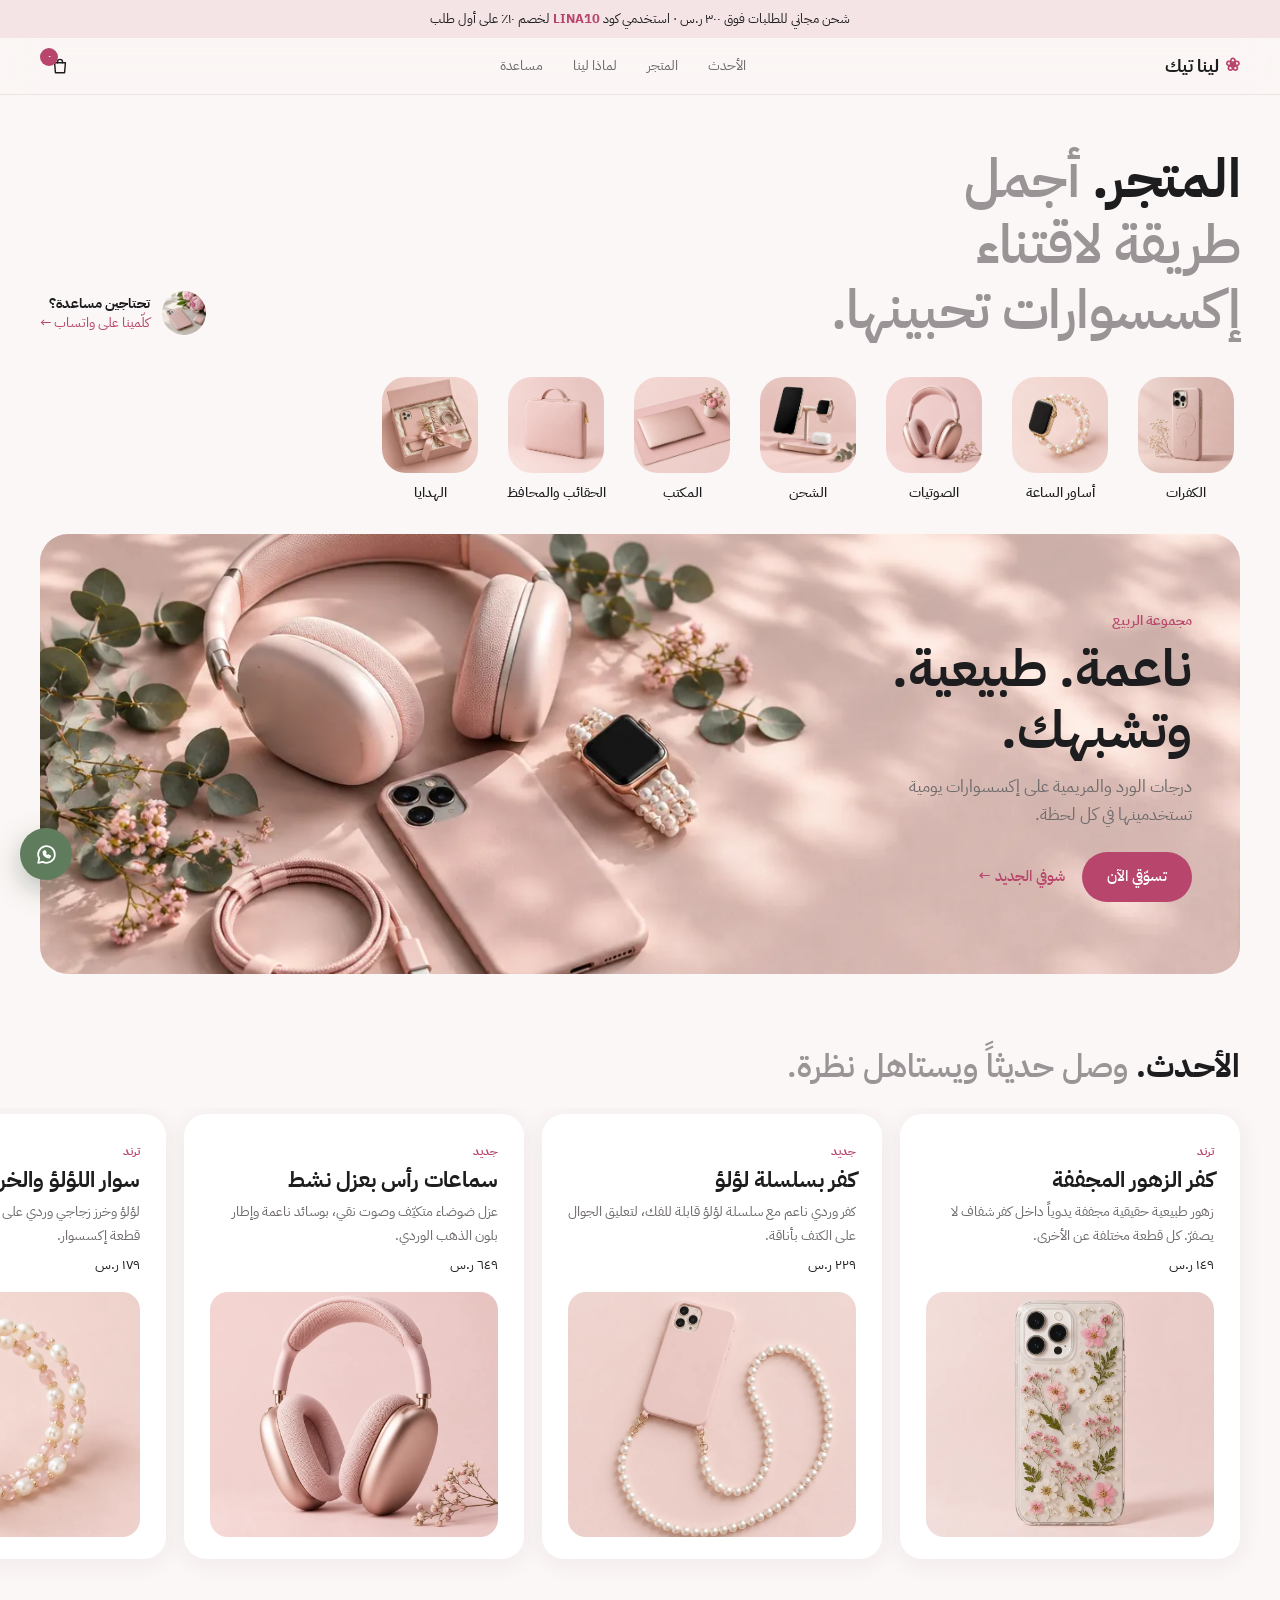
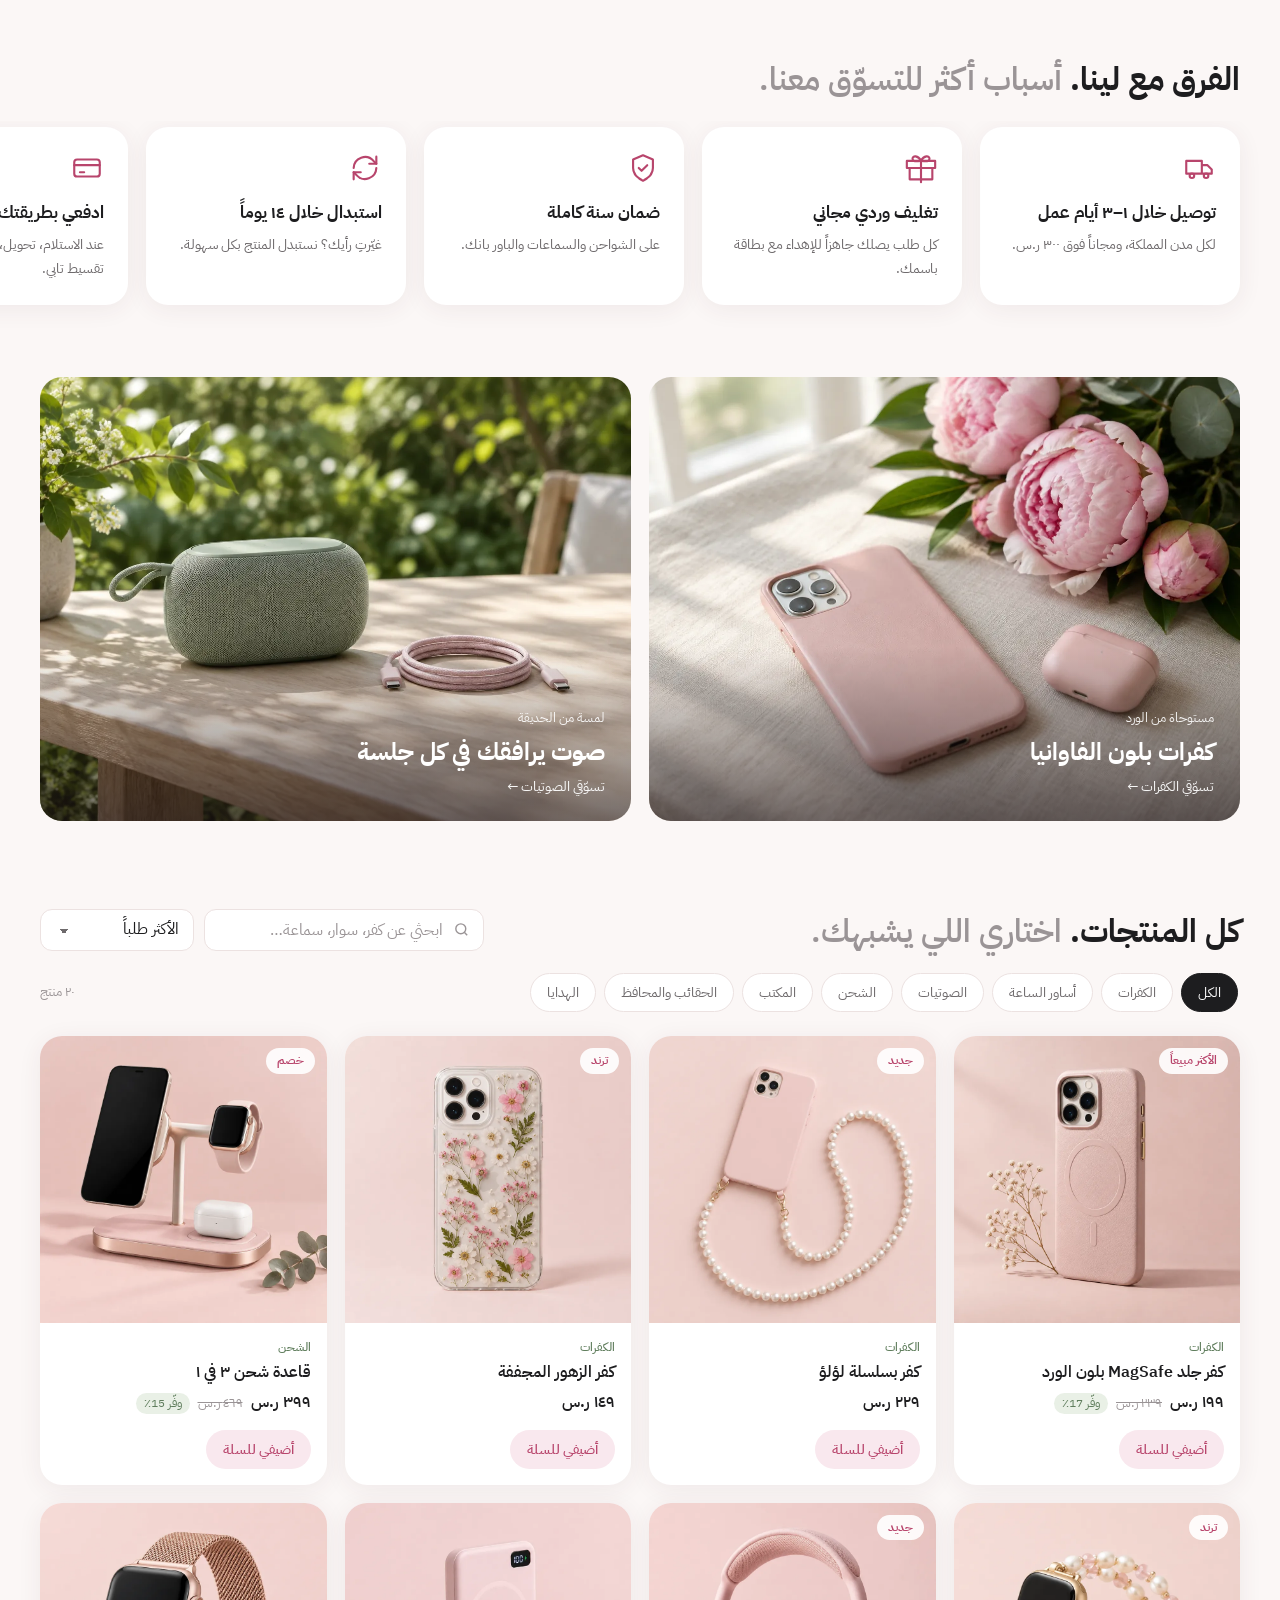
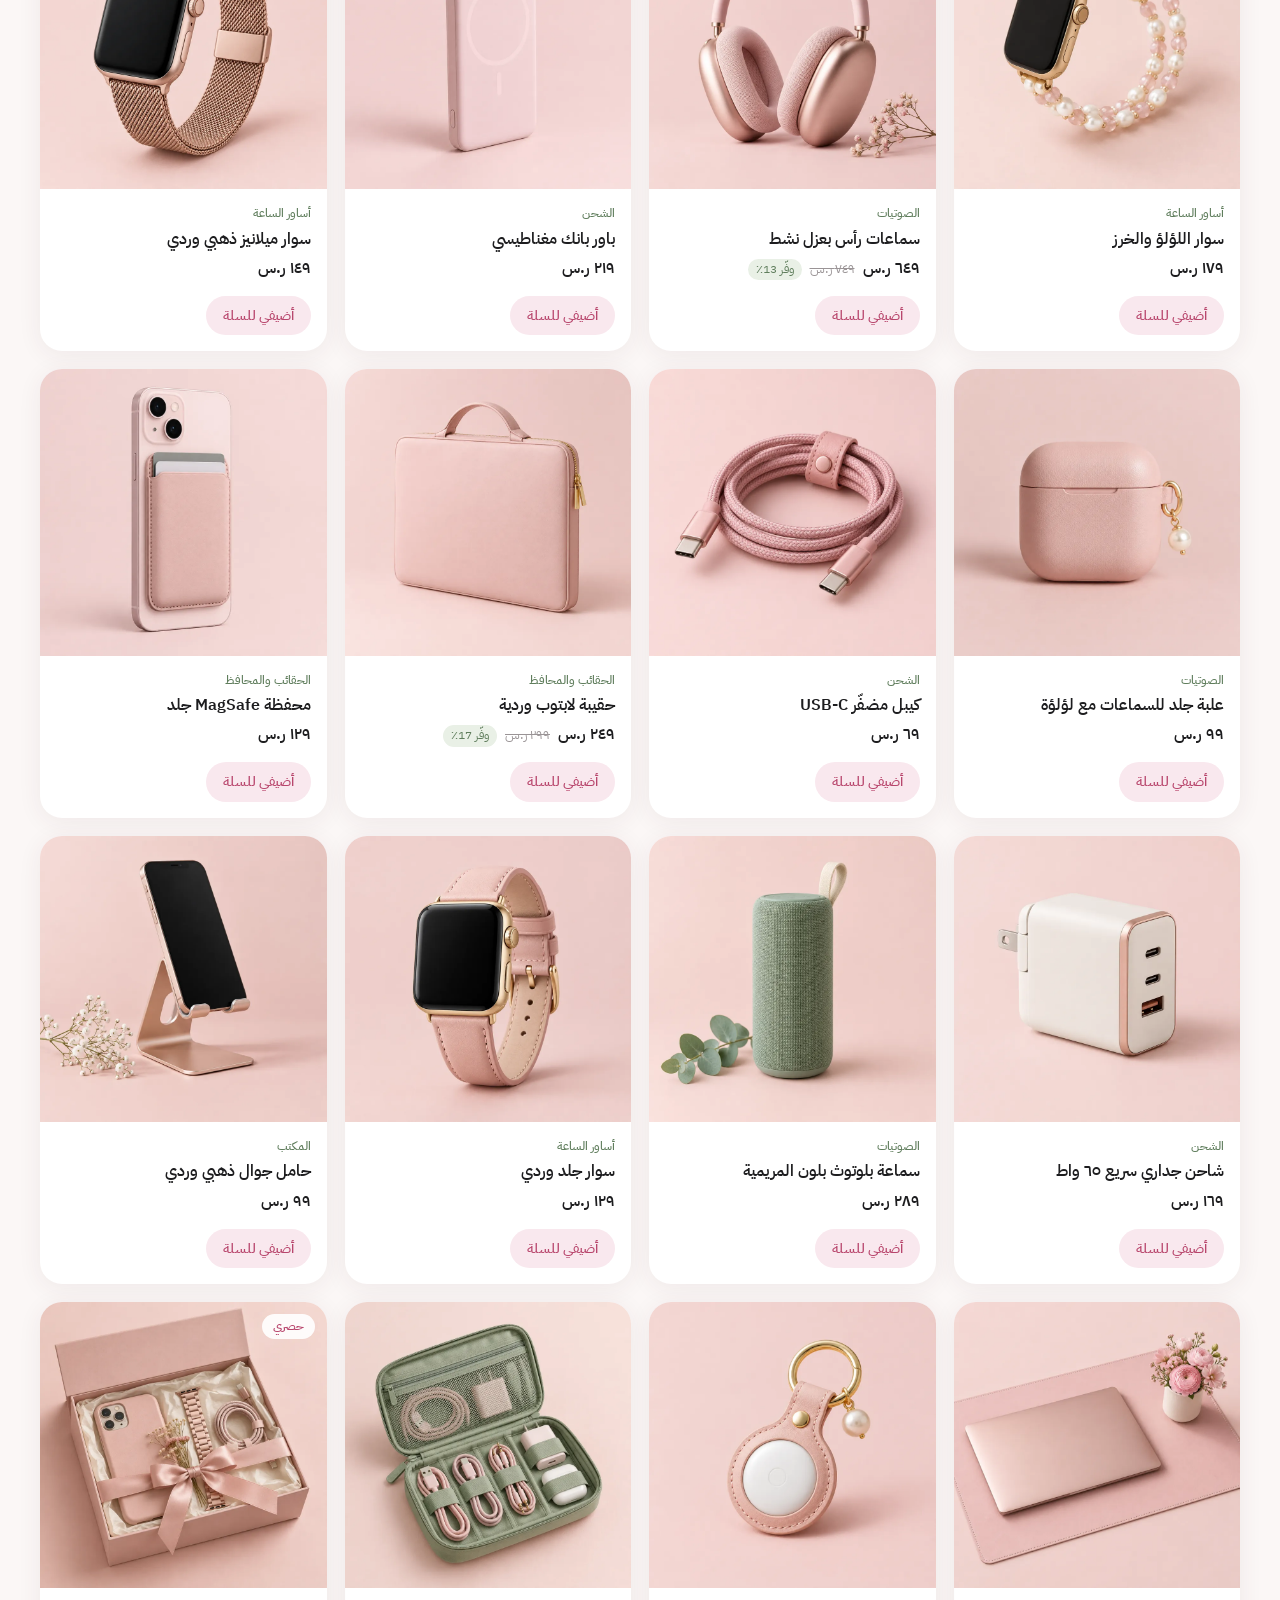
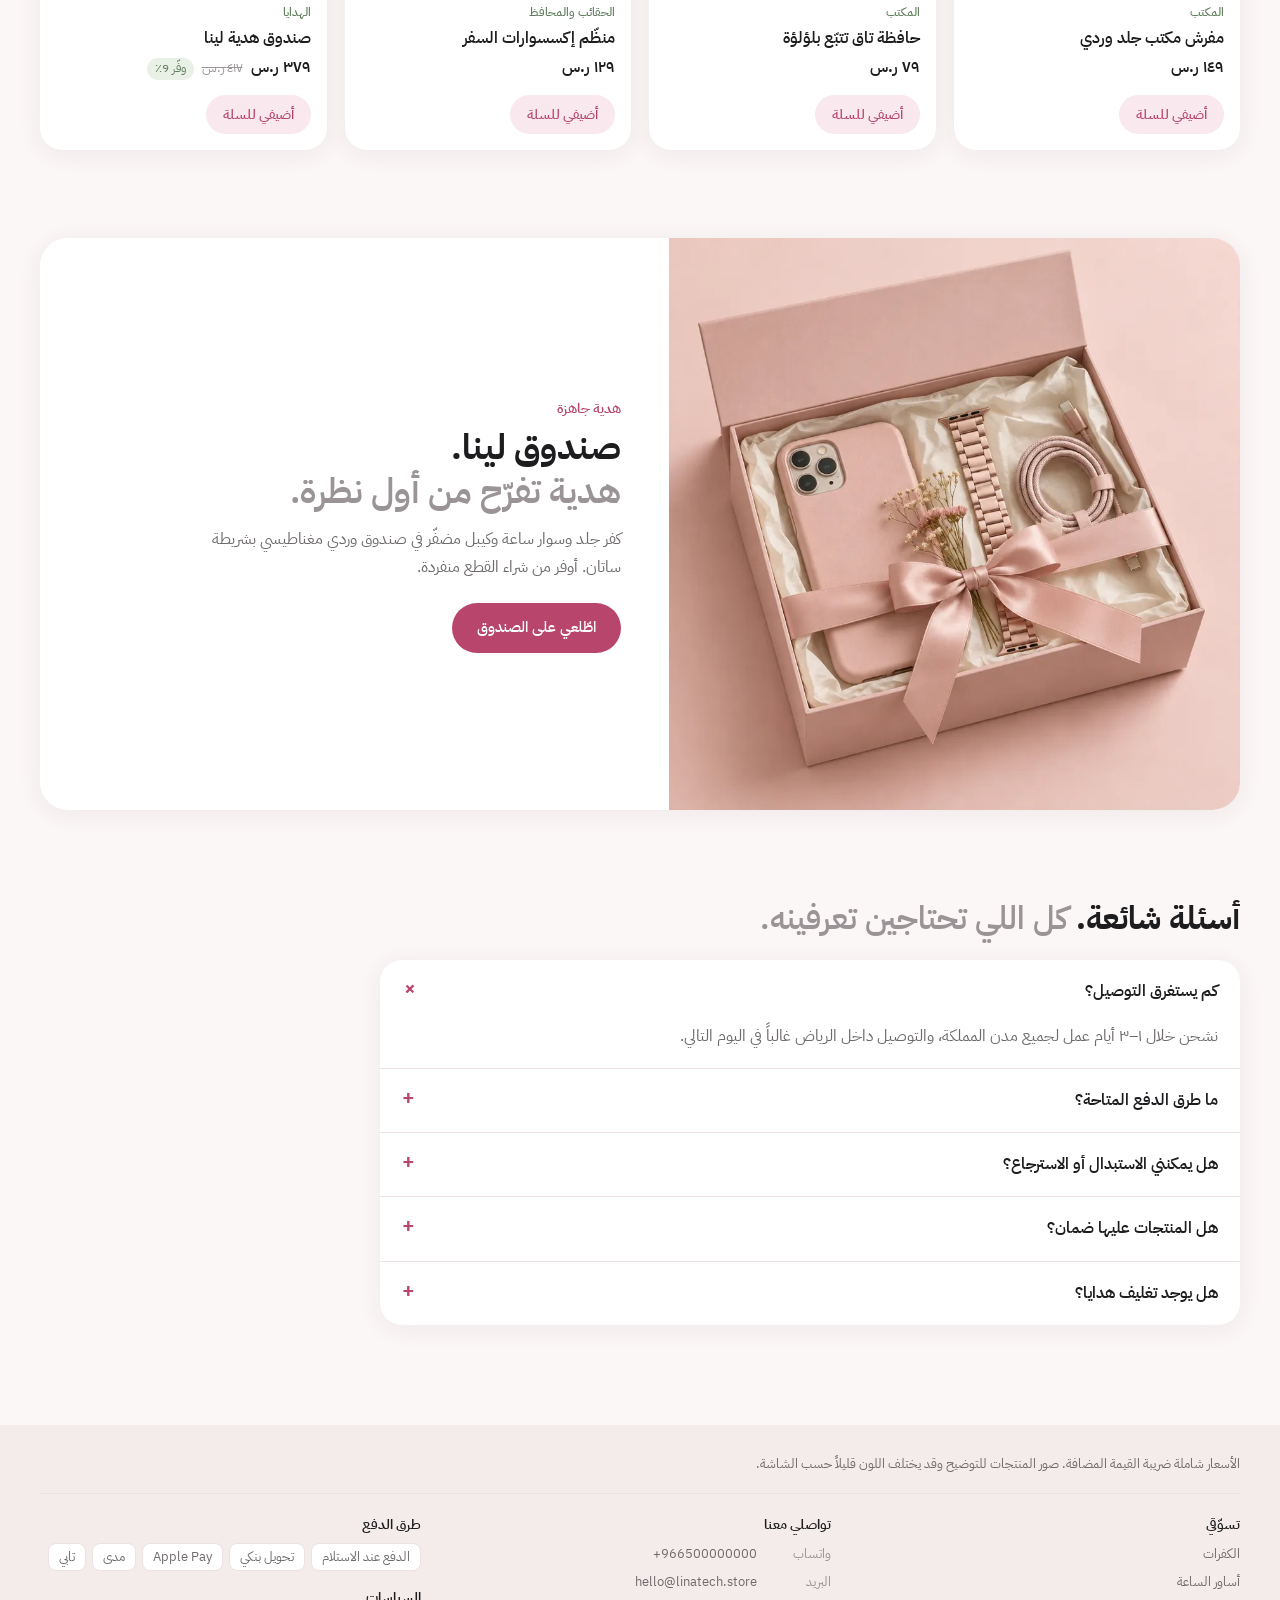
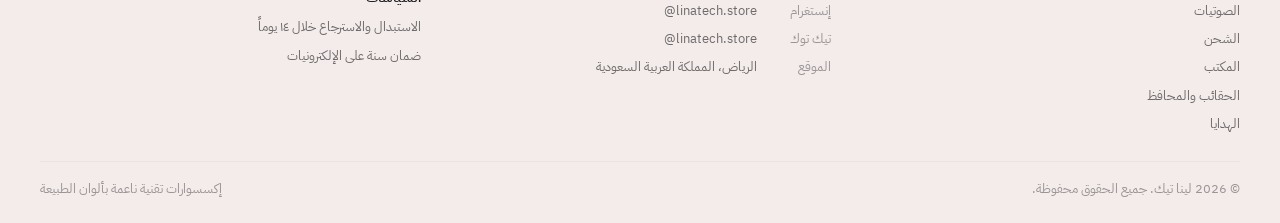
<file: index.html>
<!doctype html>
<html lang="ar" dir="rtl">
<head>
  <meta charset="utf-8" />
  <meta name="viewport" content="width=device-width, initial-scale=1, viewport-fit=cover" />
  <meta name="theme-color" content="#fbf7f6" />
  <title>لينا تيك</title>
  <meta name="description" content="لينا تيك — إكسسوارات تقنية ناعمة بألوان الطبيعة: كفرات، أساور ساعة، سماعات، شواحن وهدايا." />
  <link rel="icon" href="data:image/svg+xml,%3Csvg xmlns=%22http://www.w3.org/2000/svg%22 viewBox=%220 0 100 100%22%3E%3Ctext y=%22.9em%22 font-size=%2290%22 fill=%22%23b8456c%22%3E❀%3C/text%3E%3C/svg%3E" />
  <link rel="preconnect" href="https://fonts.googleapis.com" />
  <link rel="preconnect" href="https://fonts.gstatic.com" crossorigin />
  <link href="https://fonts.googleapis.com/css2?family=IBM+Plex+Sans+Arabic:wght@400;500;600;700&display=swap" rel="stylesheet" />
  <link rel="stylesheet" href="css/style.css" />
</head>
<body>
  <a class="skip" href="#products">تخطَّي إلى المنتجات</a>

  <div class="announce">شحن مجاني للطلبات فوق <span data-free-over></span> · استخدمي كود <b dir="ltr">LINA10</b> لخصم ١٠٪ على أول طلب</div>

  <header class="header">
    <div class="wrap header__inner">
      <a href="#" class="logo" aria-label="الصفحة الرئيسية"><span class="logo__mark" aria-hidden="true">❀</span><span data-store-name>لينا تيك</span></a>
      <nav class="nav" aria-label="القائمة الرئيسية">
        <a href="#new">الأحدث</a>
        <a href="#products">المتجر</a>
        <a href="#why">لماذا لينا</a>
        <a href="#faq">مساعدة</a>
      </nav>
      <button type="button" class="cart-btn" data-act="cart" aria-label="فتح السلة">
        <svg width="20" height="20" viewBox="0 0 24 24" fill="none" stroke="currentColor" stroke-width="1.7" stroke-linecap="round" stroke-linejoin="round" aria-hidden="true"><path d="M5.5 8h13l-1 12h-11l-1-12z"/><path d="M9 8V7a3 3 0 0 1 6 0v1"/></svg>
        <span class="cart-count" id="cartCount" hidden>0</span>
      </button>
    </div>
  </header>

  <main>
    <!-- Store headline -->
    <section class="wrap intro">
      <h1>المتجر. <span>أجمل طريقة لاقتناء إكسسوارات تحبينها.</span></h1>
      <a class="intro__help" data-wa href="#" target="_blank" rel="noopener">
        <img src="images/lifestyle-peony.webp" alt="" />
        <span><b>تحتاجين مساعدة؟</b><small>كلّمينا على واتساب ←</small></span>
      </a>
    </section>

    <!-- Category nav -->
    <nav class="wrap catnav" id="catNav" aria-label="الأقسام"></nav>

    <!-- Hero banner -->
    <section class="wrap">
      <div class="banner">
        <img class="banner__img" src="images/hero.webp" alt="سماعات وردية وكفر جلد وساعة بسوار لؤلؤ وكيبل مضفّر بين أوراق الأوكالبتوس" />
        <div class="banner__txt">
          <span class="eyebrow">مجموعة الربيع</span>
          <h2>ناعمة. طبيعية.<br />وتشبهك.</h2>
          <p>درجات الورد والمريمية على إكسسوارات يومية تستخدمينها في كل لحظة.</p>
          <div class="banner__cta">
            <a href="#products" class="btn btn--primary">تسوّقي الآن</a>
            <a href="#new" class="btn btn--text">شوفي الجديد ←</a>
          </div>
        </div>
      </div>
    </section>

    <!-- New arrivals -->
    <section id="new" class="shelf">
      <h2 class="wrap shelf__title">الأحدث. <span>وصل حديثاً ويستاهل نظرة.</span></h2>
      <div class="scroller" id="newRow"></div>
    </section>

    <!-- Why Lina -->
    <section id="why" class="shelf">
      <h2 class="wrap shelf__title">الفرق مع لينا. <span>أسباب أكثر للتسوّق معنا.</span></h2>
      <div class="scroller scroller--small">
        <div class="perk"><svg viewBox="0 0 24 24" aria-hidden="true"><path d="M3 7h11v9H3zM14 10h4l3 3v3h-7"/><circle cx="7" cy="17.5" r="1.6"/><circle cx="17" cy="17.5" r="1.6"/></svg><b>توصيل خلال <span data-ship-days></span></b><p>لكل مدن المملكة، ومجاناً فوق <span data-free-over></span>.</p></div>
        <div class="perk"><svg viewBox="0 0 24 24" aria-hidden="true"><path d="M20 12v8H4v-8M2 7h20v5H2zM12 22V7"/><path d="M12 7c-2-4-6-4-6-1.5S9 7 12 7zm0 0c2-4 6-4 6-1.5S15 7 12 7z"/></svg><b>تغليف وردي مجاني</b><p>كل طلب يصلك جاهزاً للإهداء مع بطاقة باسمك.</p></div>
        <div class="perk"><svg viewBox="0 0 24 24" aria-hidden="true"><path d="M12 3l7 3v6c0 4-3 7-7 9-4-2-7-5-7-9V6z"/><path d="M9 12l2 2 4-4"/></svg><b>ضمان سنة كاملة</b><p>على الشواحن والسماعات والباور بانك.</p></div>
        <div class="perk"><svg viewBox="0 0 24 24" aria-hidden="true"><path d="M4 12a8 8 0 0 1 14-5l2 2M20 12a8 8 0 0 1-14 5l-2-2"/><path d="M20 4v5h-5M4 20v-5h5"/></svg><b>استبدال خلال ١٤ يوماً</b><p>غيّرتِ رأيك؟ نستبدل المنتج بكل سهولة.</p></div>
        <div class="perk"><svg viewBox="0 0 24 24" aria-hidden="true"><rect x="3" y="6" width="18" height="12" rx="2"/><path d="M3 10h18M7 15h3"/></svg><b>ادفعي بطريقتك</b><p>عند الاستلام، تحويل، Apple Pay أو تقسيط تابي.</p></div>
      </div>
    </section>

    <!-- Moods -->
    <section class="wrap moods" aria-label="تسوّقي حسب الأسلوب">
      <a href="#products" class="mood" data-act="cat" data-cat="cases">
        <img src="images/lifestyle-peony.webp" alt="كفر وردي وعلبة سماعات بجانب باقة فاوانيا"  />
        <span class="mood__txt"><small>مستوحاة من الورد</small><b>كفرات بلون الفاوانيا</b><em>تسوّقي الكفرات ←</em></span>
      </a>
      <a href="#products" class="mood" data-act="cat" data-cat="audio">
        <img src="images/lifestyle-garden.webp" alt="سماعة بلوتوث خضراء وكيبل وردي على طاولة خشبية في حديقة"  />
        <span class="mood__txt"><small>لمسة من الحديقة</small><b>صوت يرافقك في كل جلسة</b><em>تسوّقي الصوتيات ←</em></span>
      </a>
    </section>

    <!-- All products -->
    <section id="products" class="wrap section">
      <div class="toolbar">
        <h2 class="shelf__title shelf__title--flush">كل المنتجات. <span>اختاري اللي يشبهك.</span></h2>
        <div class="toolbar__ctl">
          <label class="field">
            <span class="sr">ابحثي في المنتجات</span>
            <svg viewBox="0 0 24 24" aria-hidden="true"><circle cx="11" cy="11" r="7"/><path d="M20 20l-4-4"/></svg>
            <input type="search" id="search" placeholder="ابحثي عن كفر، سوار، سماعة…" autocomplete="off" />
          </label>
          <label class="field field--select">
            <span class="sr">ترتيب المنتجات</span>
            <select id="sort">
              <option value="featured">الأكثر طلباً</option>
              <option value="new">الأحدث</option>
              <option value="low">السعر: من الأقل</option>
              <option value="high">السعر: من الأعلى</option>
            </select>
          </label>
        </div>
      </div>
      <div class="cats-row">
        <div class="cats" id="cats" role="toolbar" aria-label="التصنيفات"></div>
        <small class="result-count" id="resultCount"></small>
      </div>
      <div class="grid" id="grid"></div>
      <p class="empty" id="empty" hidden>ما لقينا منتجات بهذا الاسم. جرّبي كلمة ثانية أو اختاري «الكل».</p>
    </section>

    <!-- Gift -->
    <section class="wrap">
      <div class="gift">
        <img src="images/gift-box.webp" alt="صندوق هدية وردي فيه كفر جلد وسوار ساعة وكيبل"  />
        <div class="gift__copy">
          <span class="eyebrow">هدية جاهزة</span>
          <h2>صندوق لينا. <span>هدية تفرّح من أول نظرة.</span></h2>
          <p>كفر جلد وسوار ساعة وكيبل مضفّر في صندوق وردي مغناطيسي بشريطة ساتان. أوفر من شراء القطع منفردة.</p>
          <button type="button" class="btn btn--primary" data-act="view" data-id="20">اطّلعي على الصندوق</button>
        </div>
      </div>
    </section>

    <!-- FAQ -->
    <section id="faq" class="wrap section faq">
      <h2 class="shelf__title shelf__title--flush">أسئلة شائعة. <span>كل اللي تحتاجين تعرفينه.</span></h2>
      <div class="faq__list" id="faqList"></div>
    </section>
  </main>

  <footer id="contact" class="footer">
    <div class="wrap">
      <p class="footer__note">الأسعار شاملة ضريبة القيمة المضافة. صور المنتجات للتوضيح وقد يختلف اللون قليلاً حسب الشاشة.</p>
      <div class="footer__grid">
        <div>
          <h4>تسوّقي</h4>
          <ul class="footer__links" id="footCats"></ul>
        </div>
        <div>
          <h4>تواصلي معنا</h4>
          <ul class="contact" id="contactList"></ul>
        </div>
        <div>
          <h4>طرق الدفع</h4>
          <div class="payments" id="payments"></div>
          <h4 class="mt">السياسات</h4>
          <ul class="footer__links">
            <li>الاستبدال والاسترجاع خلال ١٤ يوماً</li>
            <li>ضمان سنة على الإلكترونيات</li>
          </ul>
        </div>
      </div>
      <div class="copy"><span>© <span id="year"></span> <span data-store-name>لينا تيك</span>. جميع الحقوق محفوظة.</span><span data-store-tagline></span></div>
    </div>
  </footer>

  <a class="wa-float" data-wa href="#" target="_blank" rel="noopener" aria-label="تواصلي معنا عبر واتساب">
    <svg viewBox="0 0 24 24" aria-hidden="true"><path d="M20 12a8 8 0 0 1-11.6 7.1L4 20l1-4.2A8 8 0 1 1 20 12z"/><path d="M9 9.5c0 3 2.5 5.5 5.5 5.5l1-1.4-1.8-.9-.8.8c-1-.4-2-1.4-2.4-2.4l.8-.8-.9-1.8z"/></svg>
  </a>

  <!-- نافذة المنتج -->
  <div class="modal" id="productModal" hidden>
    <div class="modal__backdrop" data-close></div>
    <div class="modal__box modal__box--wide" role="dialog" aria-modal="true" aria-labelledby="pmTitle" tabindex="-1">
      <button type="button" class="icon-btn modal__close" data-close aria-label="إغلاق">✕</button>
      <div id="productModalBody"></div>
    </div>
  </div>

  <!-- السلة -->
  <div class="drawer" id="cartDrawer" hidden>
    <div class="modal__backdrop" data-close></div>
    <aside class="drawer__panel" role="dialog" aria-modal="true" aria-labelledby="cartTitle" tabindex="-1">
      <div class="drawer__head">
        <h3 id="cartTitle">حقيبة التسوق <span id="cartTitleCount"></span></h3>
        <button type="button" class="icon-btn" data-close aria-label="إغلاق السلة">✕</button>
      </div>
      <div class="drawer__body" id="cartItems"></div>
      <div class="drawer__foot" id="cartFoot"></div>
    </aside>
  </div>

  <!-- إتمام الطلب -->
  <div class="modal" id="checkoutModal" hidden>
    <div class="modal__backdrop" data-close></div>
    <div class="modal__box" role="dialog" aria-modal="true" aria-labelledby="coTitle" tabindex="-1">
      <button type="button" class="icon-btn modal__close" data-close aria-label="إغلاق">✕</button>
      <form id="checkoutForm" class="form">
        <h3 id="coTitle">إتمام الطلب</h3>
        <label for="fName">الاسم الكامل<input id="fName" name="name" required autocomplete="name" /></label>
        <label for="fPhone">رقم الجوال<input id="fPhone" name="phone" type="tel" required inputmode="tel" autocomplete="tel" placeholder="05xxxxxxxx" dir="ltr" /></label>
        <div class="form__two">
          <label for="fCity">المدينة<input id="fCity" name="city" required autocomplete="address-level2" /></label>
          <label for="fPay">طريقة الدفع
            <select id="fPay" name="payment">
              <option>الدفع عند الاستلام</option>
              <option>تحويل بنكي</option>
              <option>Apple Pay / مدى</option>
              <option>تقسيط تابي</option>
            </select>
          </label>
        </div>
        <label for="fAddr">العنوان بالتفصيل<textarea id="fAddr" name="address" rows="2" required placeholder="الحي، الشارع، رقم المبنى"></textarea></label>
        <label for="fNotes">ملاحظات أو رسالة إهداء (اختياري)<textarea id="fNotes" name="notes" rows="2"></textarea></label>
        <div class="summary" id="checkoutSummary"></div>
        <button class="btn btn--primary btn--block" type="submit">مراجعة الطلب</button>
      </form>
      <div id="orderDone" class="done" hidden>
        <div class="done__mark" aria-hidden="true">✓</div>
        <h3>طلبك جاهز للإرسال</h3>
        <p>رقم الطلب <b id="orderNo" dir="ltr"></b>. اضغطي الزر لإرسال التفاصيل على واتساب، وبنأكد طلبك ونرسل لك موعد التوصيل.</p>
        <pre class="done__text" id="orderText"></pre>
        <a class="btn btn--primary btn--block" id="sendWa" href="#" target="_blank" rel="noopener" data-act="sent">إرسال الطلب على واتساب</a>
        <button type="button" class="btn btn--line btn--block" data-act="copy">نسخ تفاصيل الطلب</button>
      </div>
    </div>
  </div>

  <div class="toast" id="toast" role="status" aria-live="polite"></div>

  <script src="js/config.js"></script>
  <script src="js/app.js"></script>
</body>
</html>
</file>
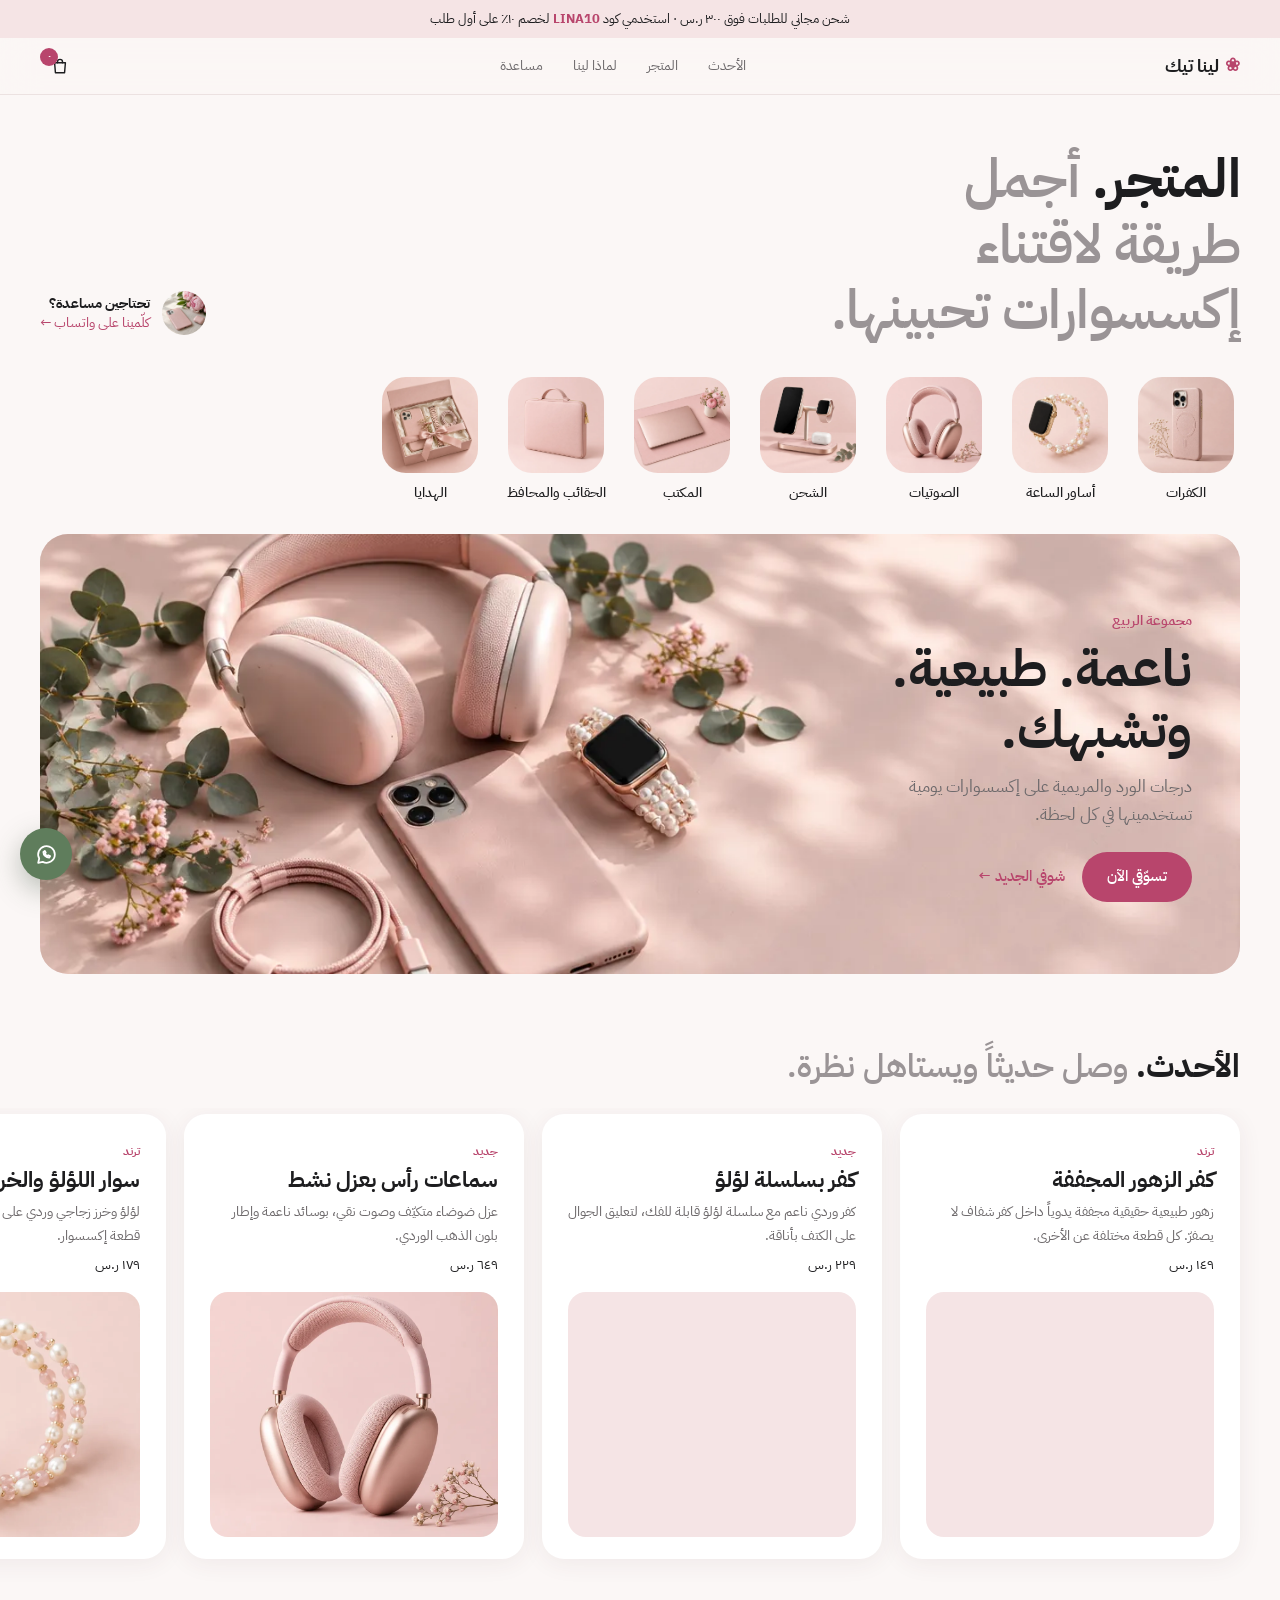
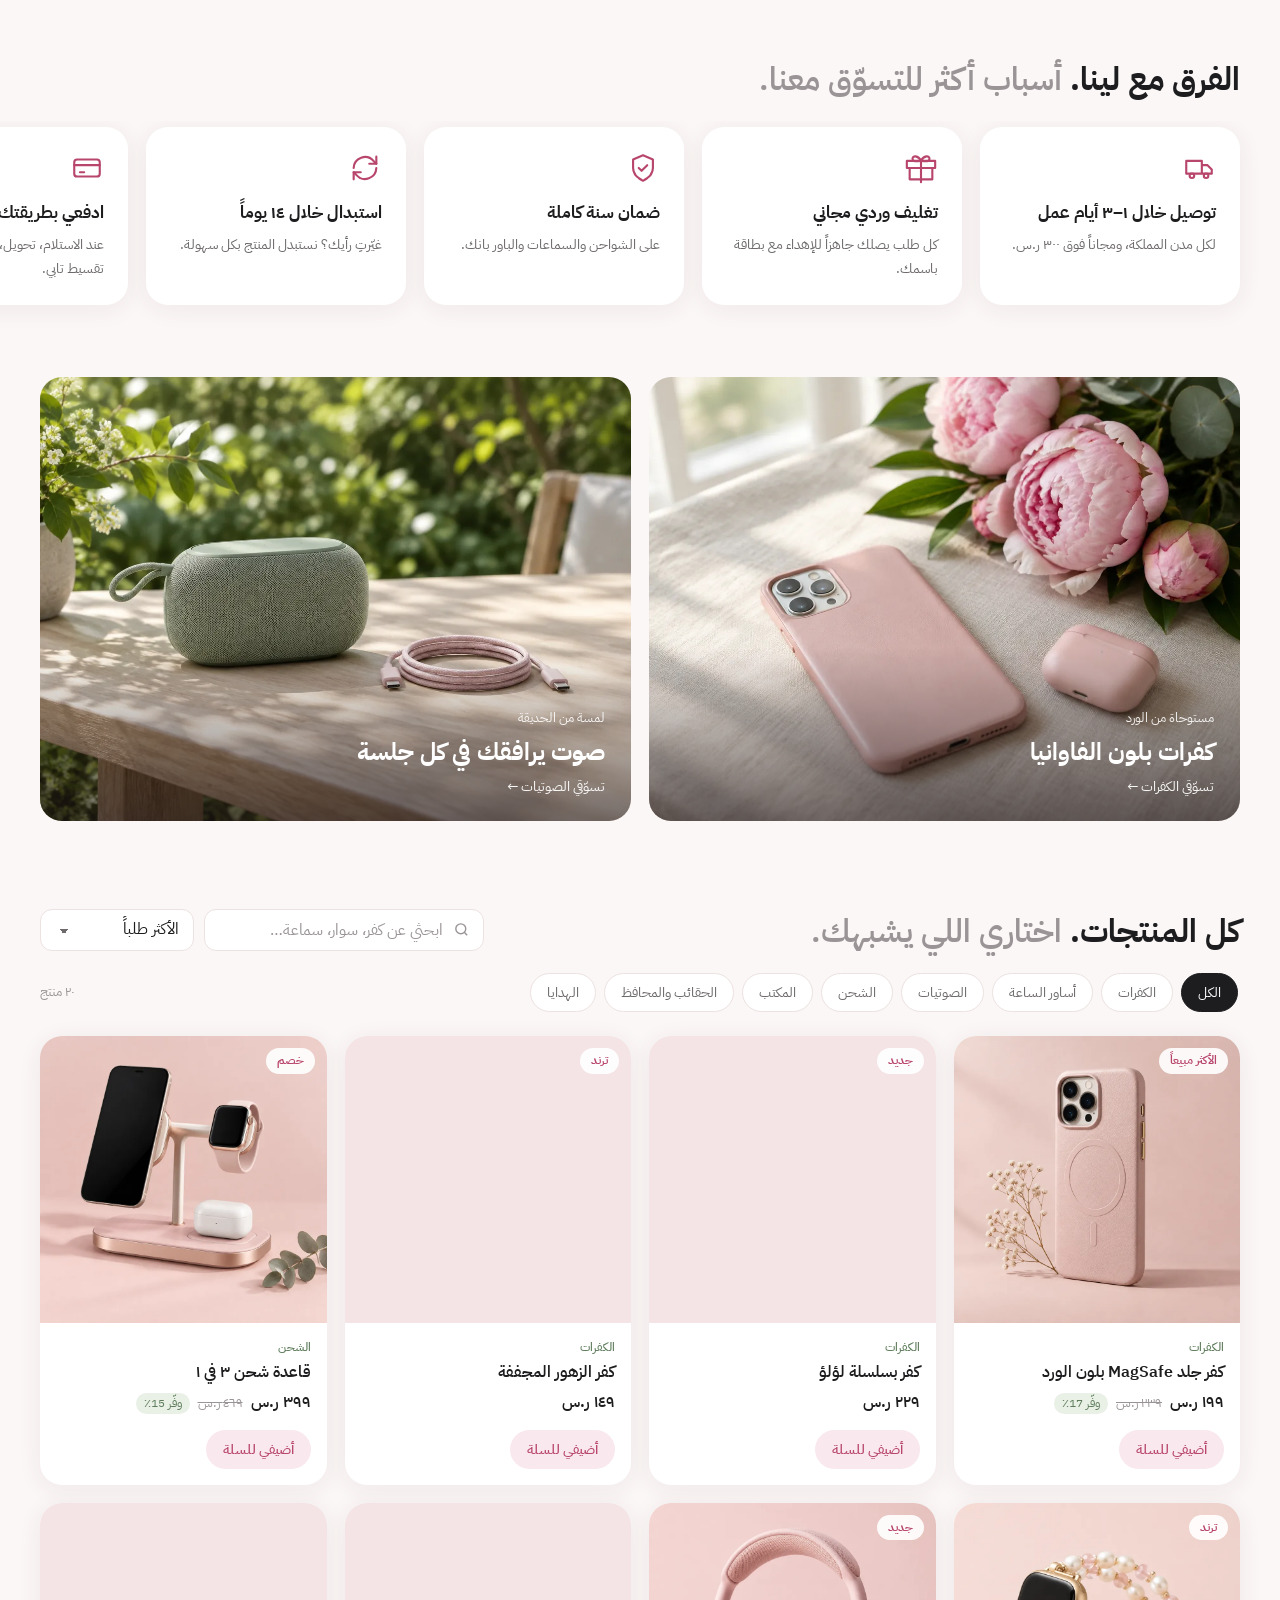
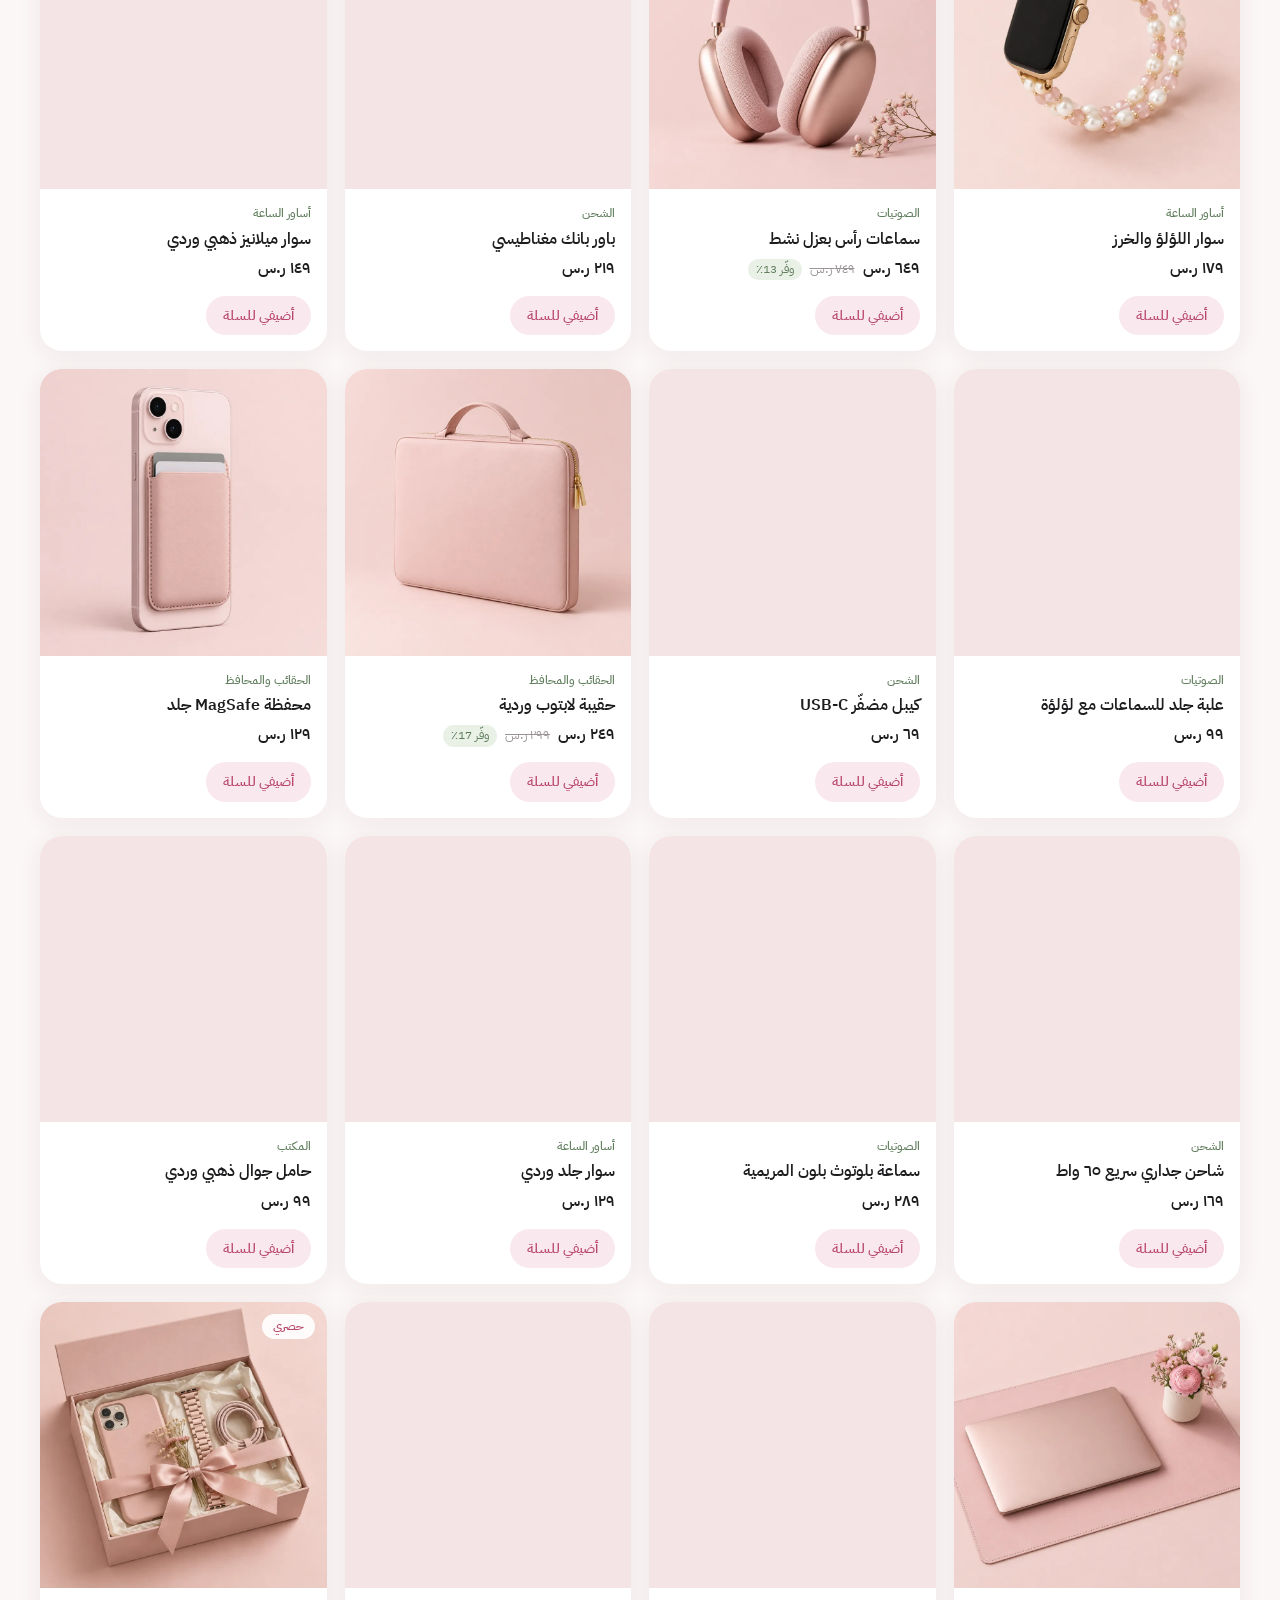
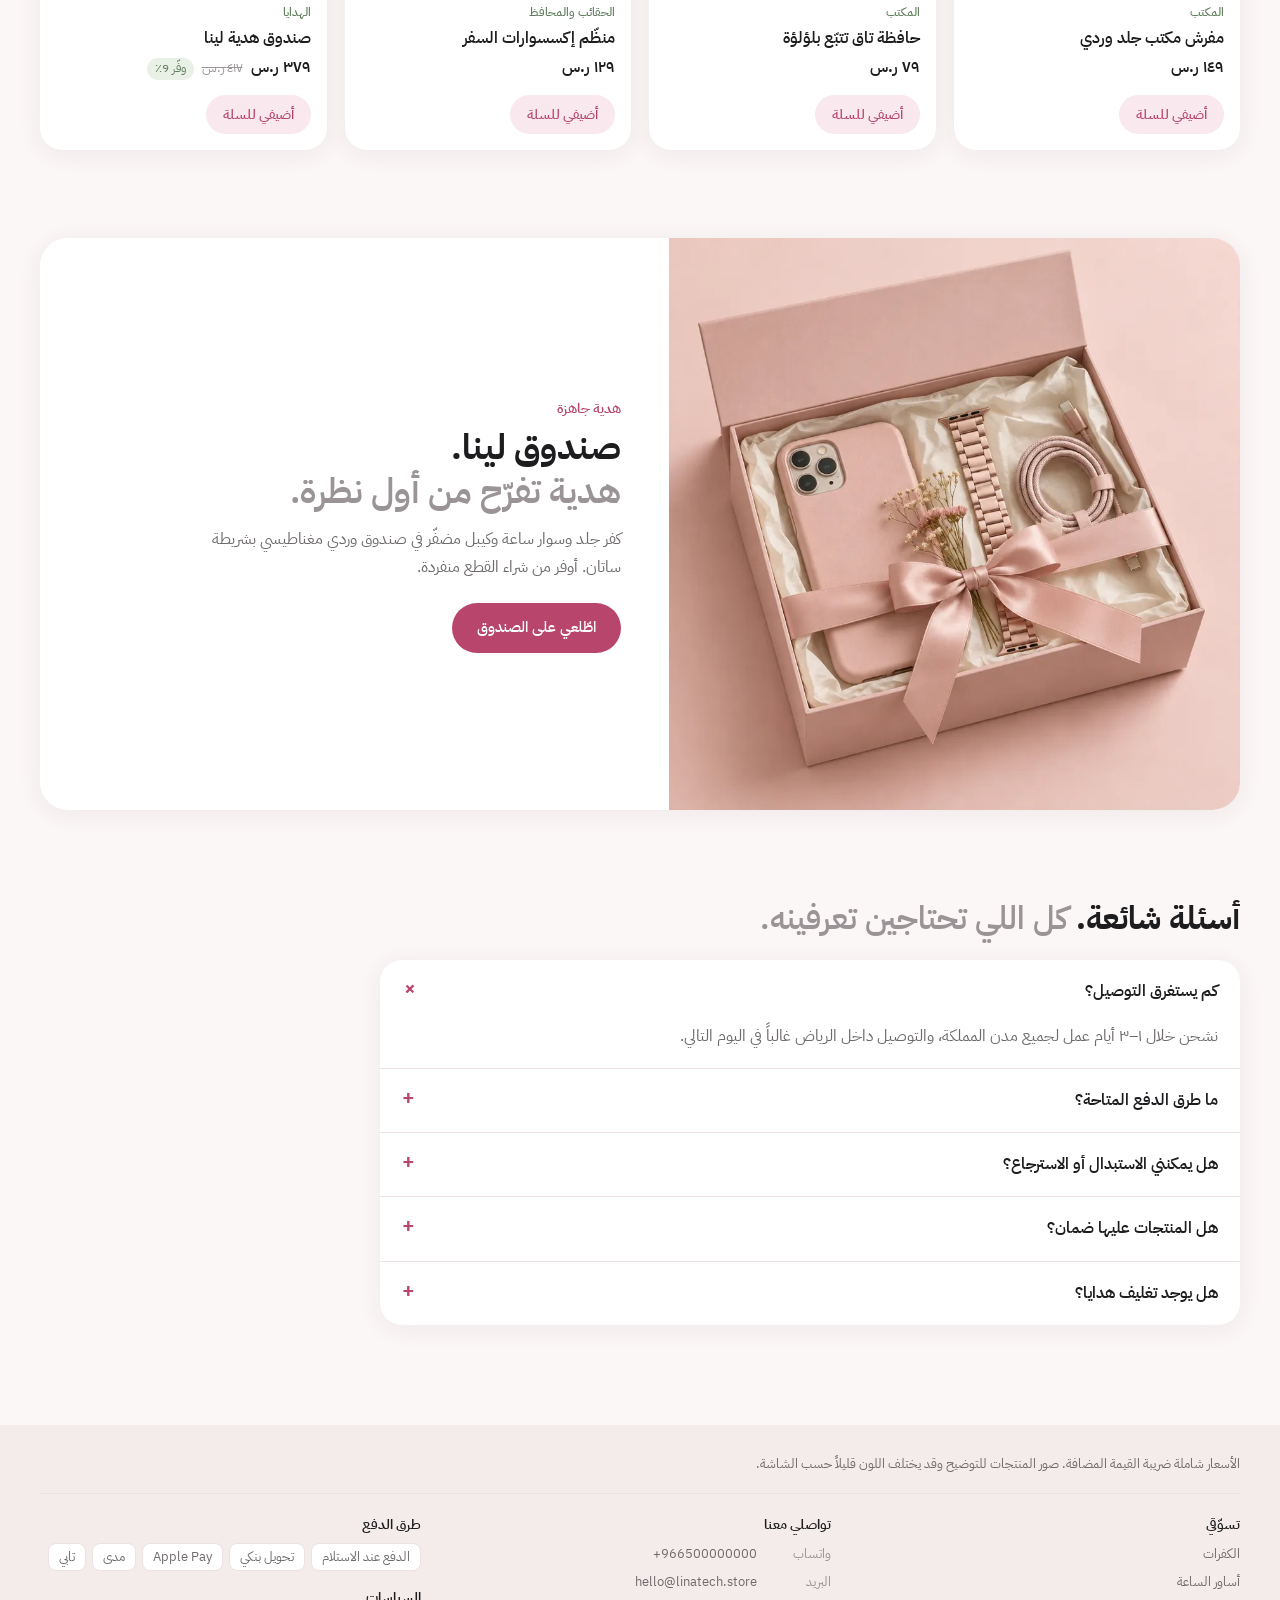
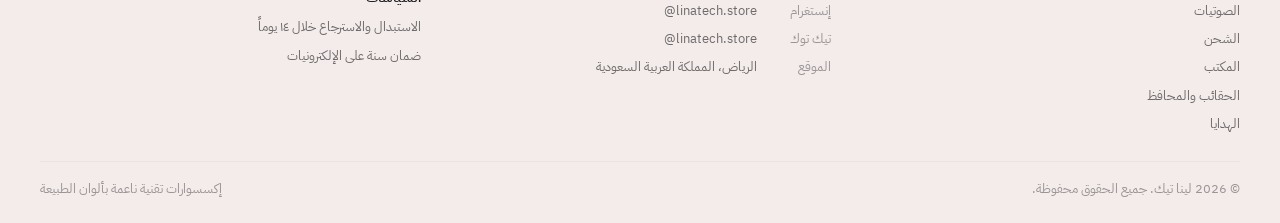
<file: lina-tech/index.html>
<!doctype html>
<html lang="ar" dir="rtl">
<head>
  <meta charset="utf-8" />
  <title>لينا تيك</title>
  <meta http-equiv="refresh" content="0; url=../" />
  <link rel="canonical" href="../" />
</head>
<body><a href="../">انتقل إلى متجر لينا تيك</a></body>
</html>
</file>
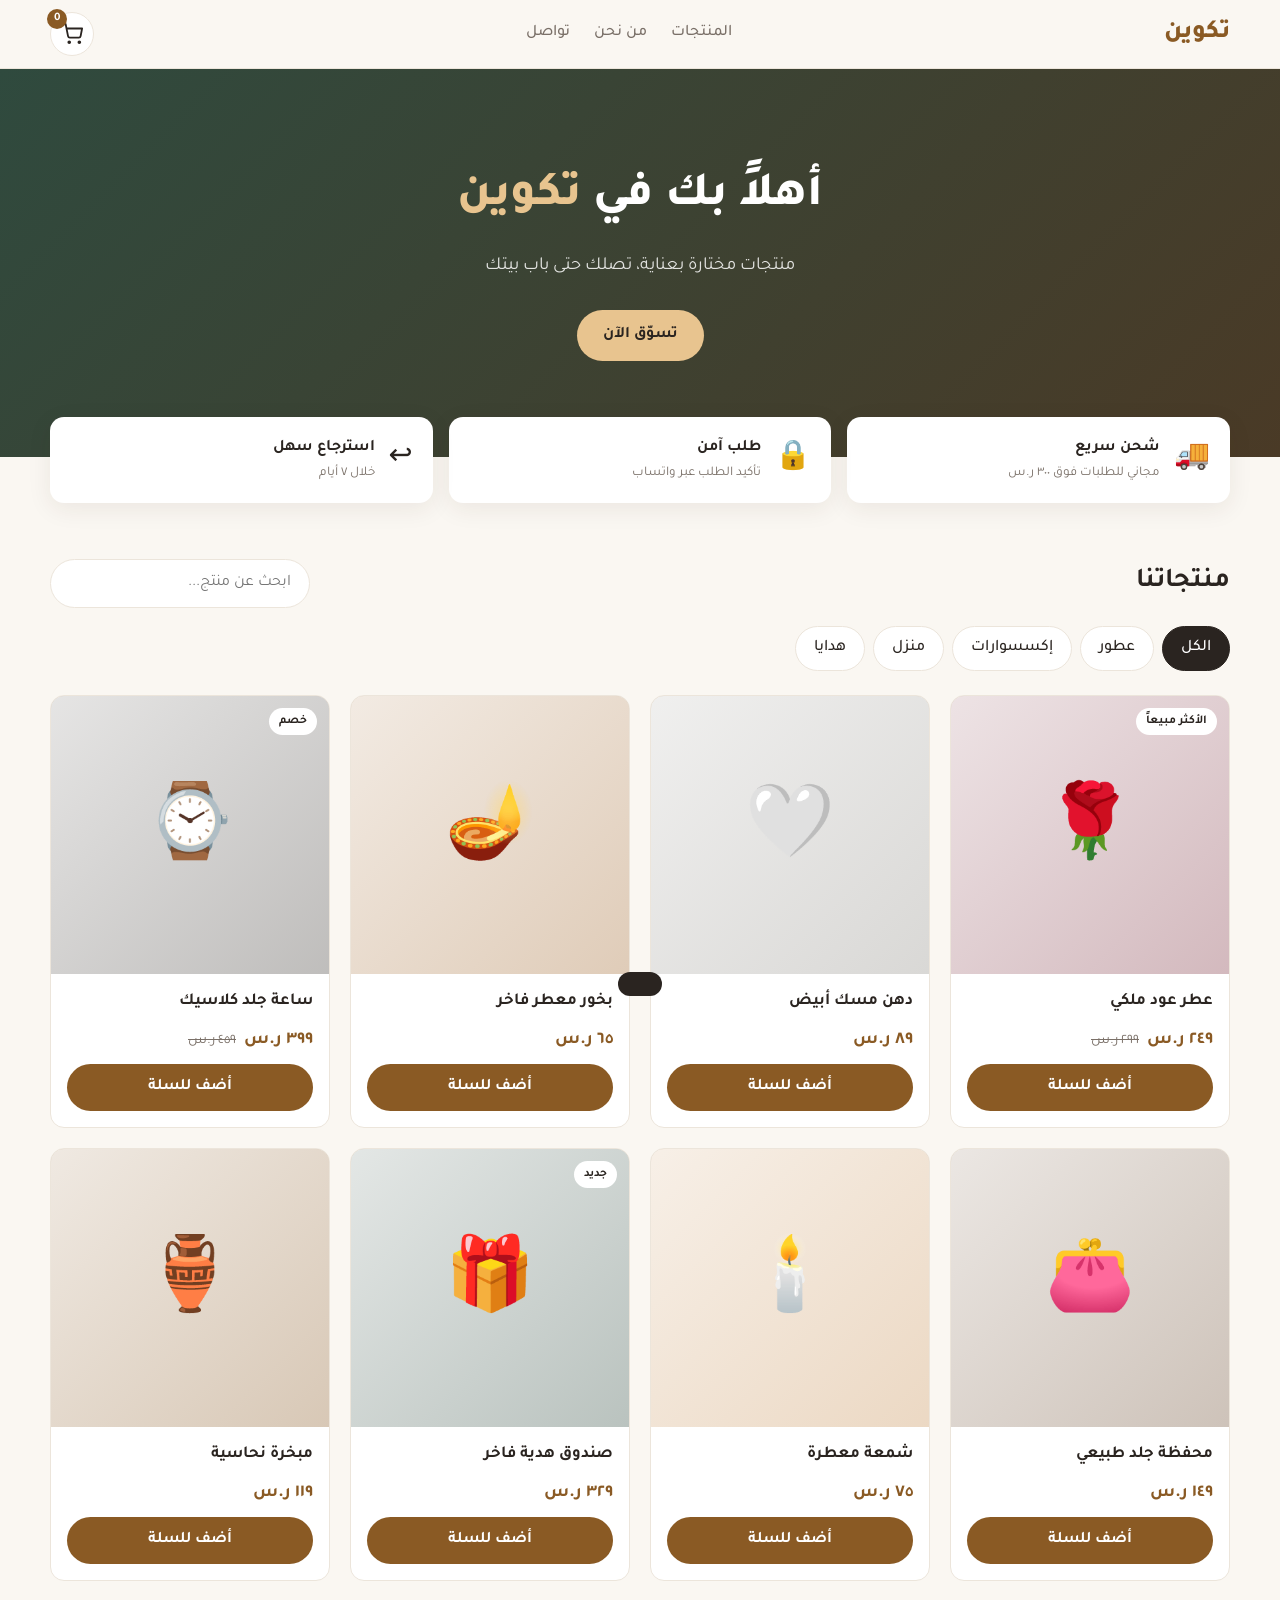
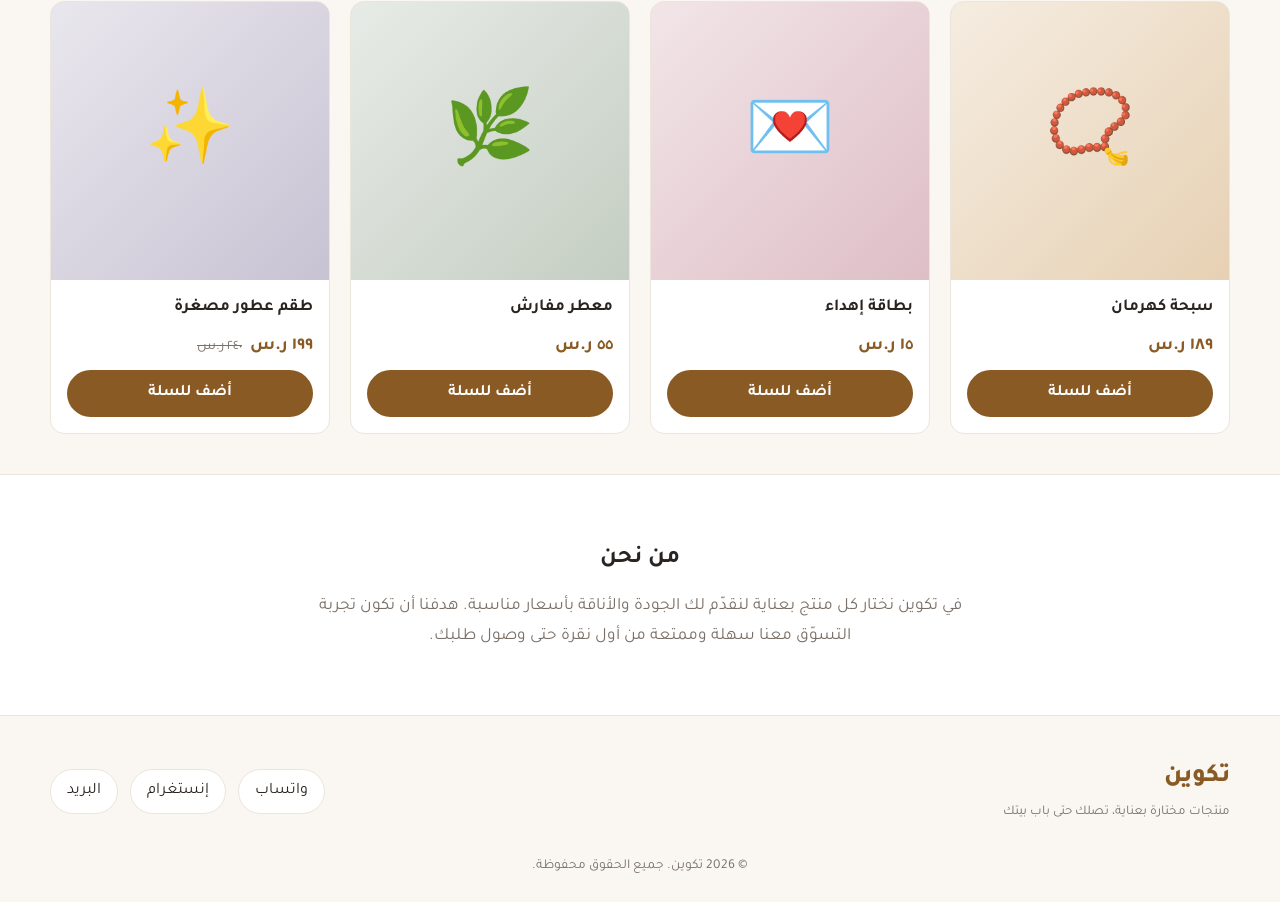
<file: takween/index.html>
<!doctype html>
<html lang="ar" dir="rtl">
<head>
  <meta charset="utf-8" />
  <meta name="viewport" content="width=device-width, initial-scale=1" />
  <title>تكوين | المتجر</title>
  <meta name="description" content="متجر تكوين — منتجات مختارة بعناية" />
  <link rel="preconnect" href="https://fonts.googleapis.com" />
  <link rel="preconnect" href="https://fonts.gstatic.com" crossorigin />
  <link href="https://fonts.googleapis.com/css2?family=Tajawal:wght@400;500;700;800&display=swap" rel="stylesheet" />
  <link rel="stylesheet" href="css/style.css" />
</head>
<body>
  <header class="header">
    <div class="container header__inner">
      <a href="#" class="logo" data-store-name>تكوين</a>
      <nav class="nav">
        <a href="#products">المنتجات</a>
        <a href="#about">من نحن</a>
        <a href="#contact">تواصل</a>
      </nav>
      <button class="cart-btn" id="openCart" aria-label="السلة">
        <svg width="22" height="22" viewBox="0 0 24 24" fill="none" stroke="currentColor" stroke-width="2" stroke-linecap="round" stroke-linejoin="round"><circle cx="9" cy="21" r="1"/><circle cx="20" cy="21" r="1"/><path d="M1 1h4l2.68 13.39a2 2 0 0 0 2 1.61h9.72a2 2 0 0 0 2-1.61L23 6H6"/></svg>
        <span class="cart-count" id="cartCount">0</span>
      </button>
    </div>
  </header>

  <section class="hero">
    <div class="container hero__inner">
      <h1>أهلاً بك في <span data-store-name>تكوين</span></h1>
      <p data-store-tagline></p>
      <a href="#products" class="btn btn--primary">تسوّق الآن</a>
    </div>
  </section>

  <section class="features container">
    <div class="feature"><span>🚚</span><div><b>شحن سريع</b><small id="shipNote"></small></div></div>
    <div class="feature"><span>🔒</span><div><b>طلب آمن</b><small>تأكيد الطلب عبر واتساب</small></div></div>
    <div class="feature"><span>↩️</span><div><b>استرجاع سهل</b><small>خلال ٧ أيام</small></div></div>
  </section>

  <main id="products" class="container">
    <div class="toolbar">
      <h2>منتجاتنا</h2>
      <input type="search" id="search" placeholder="ابحث عن منتج..." />
    </div>
    <div class="cats" id="cats"></div>
    <div class="grid" id="grid"></div>
    <p class="empty" id="empty" hidden>لا توجد منتجات مطابقة.</p>
  </main>

  <section id="about" class="about">
    <div class="container">
      <h2>من نحن</h2>
      <p>في <span data-store-name>تكوين</span> نختار كل منتج بعناية لنقدّم لك الجودة والأناقة بأسعار مناسبة. هدفنا أن تكون تجربة التسوّق معنا سهلة وممتعة من أول نقرة حتى وصول طلبك.</p>
    </div>
  </section>

  <footer id="contact" class="footer">
    <div class="container footer__inner">
      <div>
        <div class="logo" data-store-name>تكوين</div>
        <small data-store-tagline></small>
      </div>
      <div class="footer__links" id="contactLinks"></div>
    </div>
    <div class="container copy">© <span id="year"></span> <span data-store-name>تكوين</span>. جميع الحقوق محفوظة.</div>
  </footer>

  <!-- نافذة المنتج -->
  <div class="modal" id="productModal" hidden>
    <div class="modal__backdrop" data-close></div>
    <div class="modal__box" role="dialog" aria-modal="true">
      <button class="icon-btn modal__close" data-close aria-label="إغلاق">✕</button>
      <div id="productModalBody"></div>
    </div>
  </div>

  <!-- السلة -->
  <div class="drawer" id="cartDrawer" hidden>
    <div class="modal__backdrop" data-close></div>
    <aside class="drawer__panel">
      <div class="drawer__head">
        <h3>سلة التسوق</h3>
        <button class="icon-btn" data-close aria-label="إغلاق">✕</button>
      </div>
      <div class="drawer__body" id="cartItems"></div>
      <div class="drawer__foot" id="cartFoot"></div>
    </aside>
  </div>

  <!-- إتمام الطلب -->
  <div class="modal" id="checkoutModal" hidden>
    <div class="modal__backdrop" data-close></div>
    <div class="modal__box" role="dialog" aria-modal="true">
      <button class="icon-btn modal__close" data-close aria-label="إغلاق">✕</button>
      <h3>إتمام الطلب</h3>
      <form id="checkoutForm" class="form">
        <label>الاسم الكامل<input name="name" required /></label>
        <label>رقم الجوال<input name="phone" type="tel" required inputmode="tel" /></label>
        <label>المدينة<input name="city" required /></label>
        <label>العنوان بالتفصيل<textarea name="address" rows="2" required></textarea></label>
        <label>ملاحظات (اختياري)<textarea name="notes" rows="2"></textarea></label>
        <div class="summary" id="checkoutSummary"></div>
        <button class="btn btn--primary btn--block" type="submit">إرسال الطلب عبر واتساب</button>
      </form>
    </div>
  </div>

  <div class="toast" id="toast"></div>

  <script src="js/config.js"></script>
  <script src="js/app.js"></script>
</body>
</html>
</file>
<file: css/style.css>
/* لينا تيك — بنية متجر Apple (عناوين كبيرة، رفوف أفقية، بطاقات بيضاء ناعمة)
   بألوان الطبيعة: وردي الفاوانيا للأزرار، أخضر المريمية للتأكيدات، وأرضية بيضاء دافئة.
   ثيم فاتح واحد مقصود، كل الألوان معرّفة هنا. */
:root {
  --bg: #fbf7f6;
  --card: #ffffff;
  --blush: #f5e4e5;
  --line: #ece2e1;
  --text: #1d1d1f;
  --muted: #6e6a6c;
  --faint: #9a9496;
  --rose: #b8456c;
  --rose-hi: #9f3a5c;
  --rose-soft: #f9e8ee;
  --sage: #5f7d5c;
  --sage-soft: #e9f0e6;
  --on-rose: #ffffff;
  --radius: 22px;
  --shadow: 0 4px 24px rgba(80, 40, 50, 0.07);
  --shadow-hi: 0 14px 40px rgba(80, 40, 50, 0.13);
  --font: "IBM Plex Sans Arabic", "SF Arabic", "Segoe UI", Tahoma, sans-serif;
  --gutter: max(16px, calc((100% - 1200px) / 2));
  color-scheme: light;
}

* { box-sizing: border-box; margin: 0; padding: 0; }
html { scroll-behavior: smooth; scroll-padding-top: 70px; }
body { font-family: var(--font); background: var(--bg); color: var(--text); line-height: 1.7; -webkit-font-smoothing: antialiased; overflow-x: hidden; }
body.locked { overflow: hidden; }
a { color: inherit; text-decoration: none; }
button, input, textarea, select { font: inherit; color: inherit; }
button { background: none; border: 0; cursor: pointer; }
img { max-width: 100%; display: block; }
ul { list-style: none; }
h1, h2, h3, h4 { line-height: 1.25; text-wrap: balance; font-weight: 700; }
:focus-visible { outline: 2px solid var(--rose); outline-offset: 3px; border-radius: 8px; }
.wrap { width: min(1200px, 100% - 32px); margin-inline: auto; }
.sr { position: absolute; width: 1px; height: 1px; overflow: hidden; clip: rect(0 0 0 0); white-space: nowrap; }
.skip { position: absolute; top: -60px; right: 16px; background: var(--rose); color: var(--on-rose); padding: 8px 16px; border-radius: 10px; z-index: 100; }
.skip:focus { top: 12px; }
.eyebrow { display: inline-block; color: var(--rose); font-size: 0.85rem; font-weight: 600; margin-bottom: 6px; }

/* ---------- Product image ---------- */
.art { position: relative; aspect-ratio: 1; width: 100%; max-width: 100%; overflow: hidden; background: var(--blush); }
.art img { width: 100%; height: 100%; object-fit: cover; transition: transform 0.5s ease; }
.art--sm { width: 72px; height: 72px; border-radius: 14px; flex-shrink: 0; }
.art--lg { border-radius: var(--radius); }
.art--tile { aspect-ratio: 4 / 3.4; border-radius: 18px; margin-top: auto; }

/* ---------- Announcement + header ---------- */
.announce { background: var(--blush); color: var(--text); text-align: center; font-size: 0.82rem; padding: 8px 16px; }
.announce b { color: var(--rose); }
.header {
  position: sticky; top: env(safe-area-inset-top, 0px); z-index: 30;
  background: rgba(251, 247, 246, 0.8); backdrop-filter: saturate(180%) blur(18px); -webkit-backdrop-filter: saturate(180%) blur(18px);
  border-bottom: 1px solid var(--line);
}
.header__inner { display: flex; align-items: center; justify-content: space-between; height: 56px; gap: 16px; }
.logo { display: inline-flex; align-items: center; gap: 6px; font-weight: 700; font-size: 1.15rem; }
.logo__mark { color: var(--rose); font-size: 1.1rem; }
.nav { display: flex; gap: 30px; font-size: 0.88rem; }
.nav a { color: var(--muted); transition: color 0.2s; }
.nav a:hover { color: var(--text); }
.cart-btn { position: relative; width: 40px; height: 40px; border-radius: 50%; display: grid; place-items: center; color: var(--text); transition: background 0.2s; }
.cart-btn:hover { background: var(--blush); }
.cart-count {
  position: absolute; top: 2px; left: 0; background: var(--rose); color: var(--on-rose);
  font-size: 0.66rem; font-weight: 600; min-width: 18px; height: 18px; border-radius: 9px; display: grid; place-items: center; padding: 0 4px;
}
.cart-count.bump { animation: bump 0.35s; }
@keyframes bump { 50% { transform: scale(1.35); } }

/* ---------- Buttons ---------- */
.btn {
  display: inline-flex; align-items: center; justify-content: center; gap: 6px;
  padding: 11px 24px; border-radius: 999px; border: 1px solid transparent; font-weight: 500; font-size: 0.95rem;
  transition: background 0.2s, border-color 0.2s, color 0.2s, transform 0.1s; text-align: center;
}
.btn:active { transform: scale(0.97); }
.btn--primary { background: var(--rose); color: var(--on-rose); }
.btn--primary:hover { background: var(--rose-hi); }
.btn--line { border-color: var(--line); background: var(--card); }
.btn--line:hover { border-color: var(--rose); color: var(--rose); }
.btn--text { color: var(--rose); padding-inline: 8px; }
.btn--text:hover { text-decoration: underline; text-underline-offset: 4px; }
.btn--buy { background: var(--rose-soft); color: var(--rose); padding: 7px 16px; font-size: 0.85rem; }
.btn--buy:hover { background: var(--rose); color: var(--on-rose); }
.btn--block { width: 100%; }
.icon-btn { color: var(--muted); width: 34px; height: 34px; border-radius: 50%; background: var(--blush); font-size: 0.9rem; display: grid; place-items: center; }
.icon-btn:hover { color: var(--text); }
.link { color: var(--rose); font-size: 0.8rem; }
.link:hover { text-decoration: underline; }

/* ---------- Intro (Apple Store headline) ---------- */
.intro { display: flex; align-items: flex-end; justify-content: space-between; gap: 24px; padding-top: 52px; }
.intro h1 { font-size: clamp(2rem, 5.2vw, 3.4rem); font-weight: 700; letter-spacing: -0.01em; max-width: 16ch; line-height: 1.2; }
.intro h1 span { color: var(--faint); font-weight: 600; }
.intro__help { display: flex; align-items: center; gap: 12px; padding-bottom: 8px; flex-shrink: 0; }
.intro__help img { width: 44px; height: 44px; border-radius: 50%; object-fit: cover; }
.intro__help span { display: grid; line-height: 1.4; font-size: 0.85rem; }
.intro__help small { color: var(--rose); font-size: 0.85rem; }
.intro__help:hover small { text-decoration: underline; }

/* ---------- Category nav ---------- */
.catnav { display: flex; gap: 22px; overflow-x: auto; padding: 34px 2px 30px; scrollbar-width: none; }
.catnav::-webkit-scrollbar { display: none; }
.catnav__item { display: grid; justify-items: center; gap: 8px; font-size: 0.85rem; font-weight: 500; flex-shrink: 0; width: 104px; text-align: center; }
.catnav__img { width: 96px; height: 96px; border-radius: 24px; overflow: hidden; background: var(--blush); transition: transform 0.25s, box-shadow 0.25s; }
.catnav__img img { width: 100%; height: 100%; object-fit: cover; }
.catnav__item:hover .catnav__img { transform: translateY(-3px); box-shadow: var(--shadow-hi); }
.catnav__item:hover { color: var(--rose); }

/* ---------- Banner ---------- */
.banner { position: relative; border-radius: 28px; overflow: hidden; background: var(--blush); min-height: 440px; display: flex; align-items: center; }
.banner__img { position: absolute; inset: 0; width: 100%; height: 100%; object-fit: cover; object-position: left center; }
.banner__txt { position: relative; padding: 48px; max-width: 460px; }
.banner h2 { font-size: clamp(2rem, 4.6vw, 3.2rem); line-height: 1.2; margin-bottom: 12px; }
.banner p { color: var(--muted); font-size: 1.05rem; margin-bottom: 22px; max-width: 34ch; }
.banner__cta { display: flex; gap: 8px; flex-wrap: wrap; align-items: center; }

/* ---------- Shelves ---------- */
.shelf { padding-top: 72px; }
.shelf__title { font-size: clamp(1.45rem, 3vw, 2rem); margin-bottom: 22px; }
.shelf__title span { color: var(--faint); font-weight: 600; }
.shelf__title--flush { margin-bottom: 0; }
.scroller {
  display: flex; gap: 18px; overflow-x: auto; scroll-snap-type: x mandatory; scroll-padding-inline: var(--gutter);
  padding: 6px var(--gutter) 28px; scrollbar-width: none;
}
.scroller::-webkit-scrollbar { display: none; }
.tile { flex: 0 0 min(340px, 82vw); scroll-snap-align: start; }
.tile__btn {
  display: flex; flex-direction: column; gap: 16px; width: 100%; height: 100%; text-align: start;
  background: var(--card); border-radius: var(--radius); padding: 26px 26px 22px; box-shadow: var(--shadow);
  transition: transform 0.3s, box-shadow 0.3s;
}
.tile__btn:hover { transform: scale(1.015); box-shadow: var(--shadow-hi); }
.tile__btn:hover .art img { transform: scale(1.04); }
.tile__txt { display: grid; gap: 4px; }
.tile__eyebrow { color: var(--rose); font-weight: 600; font-size: 0.78rem; }
.tile__txt b { font-size: 1.4rem; line-height: 1.3; }
.tile__desc { color: var(--muted); font-size: 0.9rem; display: -webkit-box; -webkit-line-clamp: 2; -webkit-box-orient: vertical; overflow: hidden; }
.tile__price { font-size: 0.9rem; font-variant-numeric: tabular-nums; }

.scroller--small .perk { flex: 0 0 min(260px, 70vw); scroll-snap-align: start; background: var(--card); border-radius: var(--radius); padding: 24px; box-shadow: var(--shadow); display: grid; gap: 6px; align-content: start; }
.perk svg { width: 34px; height: 34px; fill: none; stroke: var(--rose); stroke-width: 1.5; stroke-linecap: round; stroke-linejoin: round; margin-bottom: 8px; }
.perk b { font-size: 1.05rem; }
.perk p { color: var(--muted); font-size: 0.88rem; }

/* ---------- Moods ---------- */
.moods { display: grid; grid-template-columns: 1fr 1fr; gap: 18px; padding-top: 44px; }
.mood { position: relative; border-radius: var(--radius); overflow: hidden; aspect-ratio: 4 / 3; max-width: 100%; display: block; }
.mood img { width: 100%; height: 100%; object-fit: cover; transition: transform 0.6s ease; }
.mood:hover img { transform: scale(1.04); }
.mood__txt {
  position: absolute; inset: auto 0 0 0; padding: 60px 26px 22px; display: grid; gap: 2px; color: #fff;
  background: linear-gradient(to top, rgba(30, 20, 22, 0.62), transparent);
}
.mood__txt small { font-size: 0.82rem; opacity: 0.9; }
.mood__txt b { font-size: clamp(1.15rem, 2.4vw, 1.5rem); }
.mood__txt em { font-style: normal; font-size: 0.88rem; opacity: 0.95; }

/* ---------- Catalog ---------- */
.section { padding-top: 88px; }
.toolbar { display: flex; justify-content: space-between; align-items: flex-end; gap: 16px 24px; flex-wrap: wrap; margin-bottom: 20px; }
.toolbar__ctl { display: flex; gap: 10px; flex-wrap: wrap; }
.field { position: relative; display: flex; align-items: center; }
.field svg { position: absolute; right: 14px; width: 17px; height: 17px; fill: none; stroke: var(--faint); stroke-width: 2; pointer-events: none; }
.field input, .field select { height: 42px; border: 1px solid var(--line); border-radius: 12px; background: var(--card); outline: none; transition: border-color 0.2s, box-shadow 0.2s; }
.field input { width: 280px; max-width: 100%; padding: 0 40px 0 14px; }
.field select { padding: 0 14px 0 36px; appearance: none; cursor: pointer;
  background-image: linear-gradient(45deg, transparent 50%, var(--muted) 50%), linear-gradient(135deg, var(--muted) 50%, transparent 50%);
  background-position: 18px 19px, 23px 19px; background-size: 5px 5px; background-repeat: no-repeat; }
.field input::placeholder { color: var(--faint); }
.field input:focus, .field select:focus { border-color: var(--rose); box-shadow: 0 0 0 4px var(--rose-soft); }
.cats-row { display: flex; align-items: center; justify-content: space-between; gap: 16px; margin-bottom: 22px; }
.cats { display: flex; gap: 8px; overflow-x: auto; scrollbar-width: none; padding: 2px; min-width: 0; }
.cats::-webkit-scrollbar { display: none; }
.chip { padding: 7px 16px; border-radius: 999px; background: var(--card); border: 1px solid var(--line); color: var(--muted); white-space: nowrap; font-size: 0.88rem; transition: all 0.2s; }
.chip:hover { color: var(--text); }
.chip.active { background: var(--text); color: var(--card); border-color: var(--text); }
.result-count { color: var(--faint); white-space: nowrap; font-variant-numeric: tabular-nums; }

.grid { display: grid; grid-template-columns: repeat(4, 1fr); gap: 18px; }
.card { background: var(--card); border-radius: var(--radius); overflow: hidden; display: flex; flex-direction: column; box-shadow: var(--shadow); transition: transform 0.3s, box-shadow 0.3s; }
.card:hover { transform: translateY(-4px); box-shadow: var(--shadow-hi); }
.card:hover .art img { transform: scale(1.05); }
.card__media { position: relative; display: block; width: 100%; }
.badge { position: absolute; top: 12px; right: 12px; background: rgba(255, 255, 255, 0.9); color: var(--rose); font-size: 0.72rem; font-weight: 600; padding: 3px 11px; border-radius: 999px; backdrop-filter: blur(6px); }
.card__body { padding: 14px 16px 16px; display: flex; flex-direction: column; gap: 4px; flex: 1; }
.card__cat { color: var(--sage); font-size: 0.75rem; font-weight: 500; }
.card__title { font-weight: 600; font-size: 1rem; line-height: 1.45; }
.card__title button { text-align: start; }
.card__title button:hover { color: var(--rose); }
.price { display: flex; align-items: baseline; gap: 8px; flex-wrap: wrap; font-variant-numeric: tabular-nums; }
.price b { font-size: 1rem; font-weight: 600; }
.price s { color: var(--faint); font-size: 0.82rem; }
.price em { font-style: normal; font-size: 0.72rem; color: var(--sage); background: var(--sage-soft); padding: 1px 8px; border-radius: 999px; }
.card .btn { margin-top: auto; align-self: flex-start; }
.card__body .price { margin-bottom: 10px; }
.empty { text-align: center; color: var(--muted); padding: 48px 0; }

/* ---------- Gift ---------- */
.gift { margin-top: 88px; display: grid; grid-template-columns: 1fr 1.1fr; align-items: center; background: var(--card); border-radius: 28px; overflow: hidden; box-shadow: var(--shadow); }
.gift img { width: 100%; height: 100%; object-fit: cover; aspect-ratio: 1; max-width: 100%; }
.gift__copy { padding: 40px 48px; min-width: 0; }
.gift h2 { font-size: clamp(1.5rem, 3.2vw, 2.2rem); margin-bottom: 12px; }
.gift h2 span { display: block; color: var(--faint); font-weight: 600; }
.gift p { color: var(--muted); margin-bottom: 22px; max-width: 44ch; }

/* ---------- FAQ ---------- */
.faq__list { display: grid; max-width: 860px; margin-top: 22px; background: var(--card); border-radius: var(--radius); box-shadow: var(--shadow); overflow: hidden; }
.faq details + details { border-top: 1px solid var(--line); }
.faq summary { cursor: pointer; padding: 18px 22px; font-weight: 600; list-style: none; display: flex; justify-content: space-between; gap: 16px; }
.faq summary::-webkit-details-marker { display: none; }
.faq summary::after { content: "+"; color: var(--rose); font-size: 1.3rem; line-height: 1; transition: transform 0.2s; }
.faq details[open] summary::after { transform: rotate(45deg); }
.faq details p { padding: 0 22px 18px; color: var(--muted); }

/* ---------- Footer (Apple-style fine print) ---------- */
.footer { margin-top: 100px; background: #f3ecea; padding: 28px 0 22px; font-size: 0.82rem; color: var(--muted); }
.footer__note { padding-bottom: 18px; border-bottom: 1px solid var(--line); margin-bottom: 22px; }
.footer__grid { display: grid; grid-template-columns: repeat(3, 1fr); gap: 28px; }
.footer__grid > div { min-width: 0; }
.footer h4 { font-size: 0.85rem; color: var(--text); margin-bottom: 10px; font-weight: 600; }
.footer h4.mt { margin-top: 18px; }
.footer__links { display: grid; gap: 6px; }
.footer__links a:hover { color: var(--rose); text-decoration: underline; }
.contact { display: grid; gap: 6px; }
.contact li { display: flex; gap: 10px; min-width: 0; }
.contact li > span:first-child { color: var(--faint); flex-shrink: 0; min-width: 64px; }
.contact a:hover { color: var(--rose); text-decoration: underline; }
.contact .sel { user-select: all; overflow-wrap: anywhere; }
.payments { display: flex; flex-wrap: wrap; gap: 6px; }
.payments span { background: var(--card); border: 1px solid var(--line); border-radius: 8px; padding: 2px 10px; }
.copy { display: flex; justify-content: space-between; gap: 12px; flex-wrap: wrap; margin-top: 26px; padding-top: 16px; border-top: 1px solid var(--line); color: var(--faint); }

/* Floating WhatsApp */
.wa-float {
  position: fixed; left: 20px; bottom: calc(20px + env(safe-area-inset-bottom, 0px)); z-index: 25;
  width: 52px; height: 52px; border-radius: 50%; display: grid; place-items: center;
  background: var(--sage); color: #fff; box-shadow: 0 10px 28px rgba(60, 80, 60, 0.35); transition: transform 0.2s;
}
.wa-float:hover { transform: scale(1.06); }
.wa-float svg { width: 25px; height: 25px; fill: none; stroke: currentColor; stroke-width: 1.7; stroke-linejoin: round; }

/* ---------- Modals + drawer ---------- */
.modal, .drawer { position: fixed; inset: 0; z-index: 50; }
.modal[hidden], .drawer[hidden] { display: none; }
.modal__backdrop { position: absolute; inset: 0; background: rgba(40, 25, 30, 0.38); backdrop-filter: blur(6px); animation: fade 0.2s; }
.modal__box {
  position: relative; background: var(--card); border-radius: 26px; box-shadow: var(--shadow-hi);
  width: min(540px, 100% - 32px); max-height: calc(100% - 48px); overflow: auto;
  margin: 24px auto; top: 50%; transform: translateY(-50%); padding: 28px; animation: pop 0.22s; outline: none;
}
.modal__box--wide { width: min(920px, 100% - 32px); }
.modal__box h3 { font-size: 1.5rem; margin-bottom: 2px; }
.modal__close { position: absolute; top: 16px; left: 16px; z-index: 2; }
.pm { display: grid; grid-template-columns: 1fr 1fr; gap: 30px; }
.pm__media { position: relative; min-width: 0; }
.pm__info { min-width: 0; display: flex; flex-direction: column; gap: 8px; padding-top: 6px; }
.pm__info .price b { font-size: 1.2rem; }
.pm__desc { color: var(--muted); }
.pm__opt > span { font-size: 0.88rem; color: var(--muted); }
.pm__opt b { color: var(--text); font-weight: 600; }
.opts { display: flex; flex-wrap: wrap; gap: 8px; margin-top: 8px; }
.opt { padding: 8px 16px; border: 1px solid var(--line); border-radius: 12px; font-size: 0.88rem; transition: all 0.2s; }
.opt:hover { border-color: var(--faint); }
.opt.active { border-color: var(--rose); color: var(--rose); box-shadow: inset 0 0 0 1px var(--rose); }
.specs { display: grid; gap: 4px; margin: 6px 0; font-size: 0.88rem; color: var(--muted); }
.specs li { display: flex; gap: 8px; }
.specs li::before { content: "✓"; color: var(--sage); font-weight: 700; }
.pm__row { display: flex; gap: 10px; align-items: center; margin-top: 6px; }
.pm__row .btn { flex: 1; height: 46px; }
.pm__note { font-size: 0.8rem; color: var(--faint); }
.qty { display: inline-flex; align-items: center; border: 1px solid var(--line); border-radius: 999px; height: 46px; font-variant-numeric: tabular-nums; }
.qty button { width: 38px; height: 100%; font-size: 1.05rem; }
.qty button:hover { color: var(--rose); }
.qty span { min-width: 22px; text-align: center; }
.qty--sm { height: 32px; }
.qty--sm button { width: 30px; }

.drawer__panel {
  position: absolute; top: 0; bottom: 0; left: 0; width: min(430px, 100%);
  background: var(--card); box-shadow: var(--shadow-hi);
  display: flex; flex-direction: column; animation: slide 0.25s; outline: none;
  padding-top: env(safe-area-inset-top, 0px); padding-bottom: env(safe-area-inset-bottom, 0px);
}
.drawer__head { display: flex; justify-content: space-between; align-items: center; padding: 18px 22px; border-bottom: 1px solid var(--line); }
.drawer__head h3 { font-size: 1.2rem; }
.drawer__head h3 span { color: var(--faint); font-size: 0.9rem; font-weight: 500; }
.drawer__body { flex: 1; overflow: auto; padding: 6px 22px; }
.drawer__foot { padding: 16px 22px 20px; border-top: 1px solid var(--line); display: grid; grid-template-columns: minmax(0, 1fr); gap: 6px; background: var(--bg); }
.ship { padding: 14px 0 12px; border-bottom: 1px solid var(--line); font-size: 0.86rem; color: var(--muted); }
.ship b { color: var(--rose); font-weight: 600; }
.ship__bar { height: 5px; background: var(--blush); border-radius: 5px; margin-top: 8px; overflow: hidden; }
.ship__bar span { display: block; height: 100%; background: linear-gradient(90deg, var(--sage), var(--rose)); border-radius: 5px; transition: width 0.4s; }
.ci { display: flex; gap: 12px; padding: 14px 0; border-bottom: 1px solid var(--line); align-items: center; }
.ci__info { flex: 1; min-width: 0; display: grid; line-height: 1.5; }
.ci__info b { font-size: 0.93rem; font-weight: 600; }
.ci__info small { color: var(--faint); font-size: 0.78rem; }
.ci__price { font-size: 0.9rem; font-variant-numeric: tabular-nums; }
.ci__ctl { display: grid; gap: 4px; justify-items: center; }
.cart-empty { text-align: center; color: var(--muted); padding: 48px 0; display: grid; justify-items: center; gap: 14px; }
.cart-empty img { width: 140px; height: 140px; border-radius: 24px; object-fit: cover; }
.coupon { display: flex; gap: 8px; }
.coupon input { flex: 1; min-width: 0; width: 100%; height: 42px; border: 1px solid var(--line); border-radius: 12px; background: var(--card); padding: 0 14px; outline: none; text-transform: uppercase; }
.coupon input:focus { border-color: var(--rose); box-shadow: 0 0 0 4px var(--rose-soft); }
.coupon .btn { padding: 0 18px; height: 42px; }
.coupon__ok { color: var(--sage); font-size: 0.82rem; }
.coupon__hint { color: var(--faint); font-size: 0.8rem; }
.coupon__hint b { color: var(--rose); }
.row { display: flex; justify-content: space-between; color: var(--muted); font-variant-numeric: tabular-nums; }
.row--gold { color: var(--sage); }
.row--total { font-weight: 700; font-size: 1.08rem; color: var(--text); border-top: 1px solid var(--line); padding-top: 8px; margin-top: 2px; }
.drawer__foot .btn--block { margin-top: 8px; height: 48px; }

/* Form */
.form { display: grid; gap: 12px; }
.form h3 { margin-bottom: 6px; }
.form label { display: grid; gap: 6px; font-size: 0.86rem; color: var(--muted); min-width: 0; }
.form__two { display: grid; grid-template-columns: 1fr 1fr; gap: 12px; }
.form input, .form textarea, .form select {
  width: 100%; padding: 11px 14px; border: 1px solid var(--line); border-radius: 12px;
  background: var(--card); color: var(--text); outline: none; resize: vertical; transition: border-color 0.2s, box-shadow 0.2s;
}
.form input::placeholder, .form textarea::placeholder { color: var(--faint); }
.form input:focus, .form textarea:focus, .form select:focus { border-color: var(--rose); box-shadow: 0 0 0 4px var(--rose-soft); }
.summary { background: var(--bg); border-radius: 14px; padding: 14px 16px; display: grid; gap: 4px; }
.form .btn--block { height: 48px; }
.done { display: grid; gap: 12px; text-align: center; }
.done__mark { width: 58px; height: 58px; border-radius: 50%; margin: 4px auto 0; display: grid; place-items: center; font-size: 1.5rem; background: var(--sage-soft); color: var(--sage); }
.done p { color: var(--muted); }
.done p b { color: var(--text); }
.done__text { text-align: start; white-space: pre-wrap; font-family: var(--font); font-size: 0.82rem; color: var(--muted); background: var(--bg); border-radius: 14px; padding: 14px; max-height: 200px; overflow: auto; }
.done .btn--block { height: 48px; }

/* Toast */
.toast {
  position: fixed; bottom: calc(24px + env(safe-area-inset-bottom, 0px)); left: 50%; transform: translate(-50%, 140px); opacity: 0;
  background: var(--text); color: var(--card); padding: 12px 22px; border-radius: 999px; z-index: 60;
  transition: transform 0.3s, opacity 0.3s; font-size: 0.92rem; max-width: calc(100% - 32px); text-align: center; pointer-events: none;
}
.toast.show { transform: translate(-50%, 0); opacity: 1; }

@keyframes fade { from { opacity: 0; } }
@keyframes pop { from { opacity: 0; transform: translateY(-47%); } }
@keyframes slide { from { transform: translateX(-100%); } }

@media (prefers-reduced-motion: reduce) {
  html { scroll-behavior: auto; }
  *, *::before, *::after { animation: none !important; transition: none !important; }
}

/* ---------- Responsive ---------- */
@media (max-width: 1024px) {
  .grid { grid-template-columns: repeat(3, 1fr); }
}
@media (max-width: 760px) {
  .nav { display: none; }
  .intro { flex-direction: column; align-items: flex-start; padding-top: 32px; gap: 16px; }
  .intro__help { padding-bottom: 0; }
  .catnav { gap: 14px; padding: 24px 2px 22px; }
  .catnav__item { width: 80px; font-size: 0.78rem; }
  .catnav__img { width: 76px; height: 76px; border-radius: 20px; }
  .banner { min-height: 0; flex-direction: column; align-items: stretch; }
  .banner__img { position: static; aspect-ratio: 16 / 10; height: auto; }
  .banner__txt { padding: 24px; max-width: none; }
  .shelf { padding-top: 56px; }
  .moods { grid-template-columns: 1fr; }
  .section { padding-top: 64px; }
  .grid { grid-template-columns: repeat(2, 1fr); gap: 12px; }
  .card__body { padding: 12px; }
  .card__title { font-size: 0.9rem; }
  .card .btn { align-self: stretch; }
  .toolbar__ctl, .field, .field input, .field select { width: 100%; }
  .cats-row { flex-direction: column; align-items: stretch; gap: 8px; }
  .result-count { align-self: flex-start; }
  .gift { grid-template-columns: 1fr; margin-top: 64px; }
  .gift__copy { padding: 24px; }
  .pm { grid-template-columns: 1fr; gap: 18px; }
  .modal__box { padding: 22px; }
  .footer__grid { grid-template-columns: 1fr; gap: 22px; }
}
@media (max-width: 440px) {
  .form__two { grid-template-columns: 1fr; }
}
</file>
<file: takween/css/style.css>
:root {
  --bg: #faf7f2;
  --surface: #ffffff;
  --text: #2a2420;
  --muted: #7a7068;
  --line: #ece5db;
  --primary: #8a5a24;
  --primary-dark: #6e4619;
  --accent: #2f4a3e;
  --danger: #b23a3a;
  --radius: 14px;
  --shadow: 0 6px 24px rgba(60, 40, 20, 0.08);
}

* { box-sizing: border-box; margin: 0; padding: 0; }
html { scroll-behavior: smooth; }
body {
  font-family: "Tajawal", system-ui, sans-serif;
  background: var(--bg);
  color: var(--text);
  line-height: 1.7;
}
a { color: inherit; text-decoration: none; }
button, input, textarea { font: inherit; color: inherit; }
img { max-width: 100%; display: block; }
.container { width: min(1180px, 100% - 32px); margin-inline: auto; }

/* Header */
.header {
  position: sticky; top: 0; z-index: 20;
  background: rgba(250, 247, 242, 0.92);
  backdrop-filter: blur(8px);
  border-bottom: 1px solid var(--line);
}
.header__inner { display: flex; align-items: center; justify-content: space-between; height: 68px; gap: 16px; }
.logo { font-size: 1.6rem; font-weight: 800; color: var(--primary); }
.nav { display: flex; gap: 24px; }
.nav a { color: var(--muted); font-weight: 500; }
.nav a:hover { color: var(--text); }
.cart-btn {
  position: relative; background: var(--surface); border: 1px solid var(--line);
  width: 44px; height: 44px; border-radius: 50%; cursor: pointer;
  display: grid; place-items: center;
}
.cart-count {
  position: absolute; top: -4px; left: -4px;
  background: var(--primary); color: #fff; font-size: 0.72rem; font-weight: 700;
  min-width: 20px; height: 20px; border-radius: 10px; display: grid; place-items: center; padding: 0 5px;
}
.cart-count.bump { animation: bump 0.35s; }
@keyframes bump { 50% { transform: scale(1.35); } }

/* Hero */
.hero {
  background: linear-gradient(135deg, #2f4a3e 0%, #4a3a26 100%);
  color: #fff; text-align: center; padding: 88px 0 96px;
}
.hero h1 { font-size: clamp(1.9rem, 5vw, 3rem); font-weight: 800; margin-bottom: 12px; }
.hero h1 span { color: #e8c48f; }
.hero p { opacity: 0.85; font-size: 1.15rem; margin-bottom: 28px; }

/* Buttons */
.btn {
  display: inline-flex; align-items: center; justify-content: center; gap: 8px;
  padding: 12px 26px; border-radius: 999px; border: 0; cursor: pointer; font-weight: 700;
  transition: background 0.2s, transform 0.1s;
}
.btn:active { transform: scale(0.97); }
.btn--primary { background: var(--primary); color: #fff; }
.btn--primary:hover { background: var(--primary-dark); }
.hero .btn--primary { background: #e8c48f; color: #2a2420; }
.btn--ghost { background: transparent; border: 1px solid var(--line); }
.btn--block { width: 100%; }
.icon-btn { background: none; border: 0; cursor: pointer; font-size: 1.1rem; color: var(--muted); padding: 6px; }

/* Features */
.features {
  display: grid; grid-template-columns: repeat(3, 1fr); gap: 16px;
  margin-top: -40px; position: relative;
}
.feature {
  background: var(--surface); border-radius: var(--radius); box-shadow: var(--shadow);
  padding: 18px 20px; display: flex; gap: 14px; align-items: center;
}
.feature span { font-size: 1.8rem; }
.feature small { display: block; color: var(--muted); }

/* Toolbar + cats */
main { padding: 56px 0 40px; }
.toolbar { display: flex; justify-content: space-between; align-items: center; gap: 16px; flex-wrap: wrap; margin-bottom: 18px; }
.toolbar h2 { font-size: 1.7rem; }
.toolbar input {
  padding: 10px 18px; border: 1px solid var(--line); border-radius: 999px; background: var(--surface);
  min-width: 260px; outline: none;
}
.toolbar input:focus { border-color: var(--primary); }
.cats { display: flex; gap: 8px; flex-wrap: wrap; margin-bottom: 24px; }
.cat {
  padding: 8px 18px; border-radius: 999px; border: 1px solid var(--line); background: var(--surface);
  cursor: pointer; font-weight: 500;
}
.cat.active { background: var(--text); color: #fff; border-color: var(--text); }

/* Grid */
.grid { display: grid; grid-template-columns: repeat(auto-fill, minmax(240px, 1fr)); gap: 20px; }
.card {
  background: var(--surface); border-radius: var(--radius); overflow: hidden;
  border: 1px solid var(--line); display: flex; flex-direction: column;
  transition: transform 0.2s, box-shadow 0.2s;
}
.card:hover { transform: translateY(-3px); box-shadow: var(--shadow); }
.thumb {
  aspect-ratio: 1; display: grid; place-items: center; font-size: 4.5rem; position: relative; cursor: pointer;
}
.thumb img { width: 100%; height: 100%; object-fit: cover; }
.badge {
  position: absolute; top: 12px; right: 12px; background: #fff; color: var(--text);
  font-size: 0.75rem; font-weight: 700; padding: 3px 10px; border-radius: 999px;
}
.card__body { padding: 14px 16px 16px; display: flex; flex-direction: column; gap: 8px; flex: 1; }
.card__title { font-weight: 700; font-size: 1.05rem; cursor: pointer; }
.price { display: flex; align-items: baseline; gap: 8px; }
.price b { font-size: 1.15rem; color: var(--primary); }
.price s { color: var(--muted); font-size: 0.9rem; }
.card .btn { margin-top: auto; padding: 10px; }
.empty { text-align: center; color: var(--muted); padding: 40px 0; }

/* About */
.about { background: var(--surface); padding: 64px 0; text-align: center; border-block: 1px solid var(--line); }
.about h2 { margin-bottom: 12px; }
.about p { max-width: 680px; margin-inline: auto; color: var(--muted); font-size: 1.08rem; }

/* Footer */
.footer { padding: 40px 0 24px; }
.footer__inner { display: flex; justify-content: space-between; align-items: center; gap: 20px; flex-wrap: wrap; }
.footer small { color: var(--muted); }
.footer__links { display: flex; gap: 12px; flex-wrap: wrap; }
.footer__links a { padding: 8px 16px; border: 1px solid var(--line); border-radius: 999px; background: var(--surface); }
.copy { color: var(--muted); font-size: 0.85rem; margin-top: 28px; text-align: center; }

/* Modal + drawer */
.modal, .drawer { position: fixed; inset: 0; z-index: 50; }
.modal[hidden], .drawer[hidden] { display: none; }
.modal__backdrop { position: absolute; inset: 0; background: rgba(20, 15, 10, 0.5); animation: fade 0.2s; }
.modal__box {
  position: relative; background: var(--surface); border-radius: 18px;
  width: min(560px, 100% - 32px); max-height: calc(100% - 48px); overflow: auto;
  margin: 24px auto; top: 50%; transform: translateY(-50%); padding: 28px; animation: pop 0.2s;
}
.modal__box h3 { margin-bottom: 16px; }
.modal__close { position: absolute; top: 12px; left: 12px; }
.pm__thumb { aspect-ratio: 16/10; border-radius: var(--radius); display: grid; place-items: center; font-size: 6rem; margin-bottom: 18px; overflow: hidden; }
.pm__thumb img { width: 100%; height: 100%; object-fit: cover; }
.pm__desc { color: var(--muted); margin: 8px 0 16px; }
.pm__row { display: flex; gap: 12px; align-items: center; }
.pm__row .btn { flex: 1; }

.drawer__panel {
  position: absolute; top: 0; bottom: 0; left: 0; width: min(420px, 100%);
  background: var(--surface); display: flex; flex-direction: column; animation: slide 0.25s;
}
.drawer__head { display: flex; justify-content: space-between; align-items: center; padding: 18px 20px; border-bottom: 1px solid var(--line); }
.drawer__body { flex: 1; overflow: auto; padding: 12px 20px; }
.drawer__foot { padding: 18px 20px; border-top: 1px solid var(--line); }
.ci { display: flex; gap: 12px; padding: 12px 0; border-bottom: 1px solid var(--line); align-items: center; }
.ci__thumb { width: 60px; height: 60px; border-radius: 10px; display: grid; place-items: center; font-size: 1.8rem; flex-shrink: 0; overflow: hidden; }
.ci__thumb img { width: 100%; height: 100%; object-fit: cover; }
.ci__info { flex: 1; min-width: 0; }
.ci__info b { display: block; font-size: 0.95rem; }
.ci__info small { color: var(--muted); }
.qty { display: inline-flex; align-items: center; border: 1px solid var(--line); border-radius: 999px; }
.qty button { background: none; border: 0; width: 30px; height: 30px; cursor: pointer; font-size: 1rem; }
.qty span { min-width: 22px; text-align: center; font-weight: 700; }
.cart-empty { text-align: center; color: var(--muted); padding: 60px 0; }
.cart-empty span { font-size: 3rem; display: block; }
.row { display: flex; justify-content: space-between; margin-bottom: 6px; }
.row--total { font-weight: 800; font-size: 1.1rem; border-top: 1px dashed var(--line); padding-top: 8px; margin-top: 4px; }
.muted { color: var(--muted); font-size: 0.85rem; }
.drawer__foot .btn { margin-top: 12px; }

/* Form */
.form { display: grid; gap: 12px; }
.form label { display: grid; gap: 4px; font-weight: 500; font-size: 0.92rem; }
.form input, .form textarea {
  padding: 10px 14px; border: 1px solid var(--line); border-radius: 10px; background: var(--bg); outline: none; resize: vertical;
}
.form input:focus, .form textarea:focus { border-color: var(--primary); background: #fff; }
.summary { background: var(--bg); border-radius: 10px; padding: 12px 14px; }

/* Toast */
.toast {
  position: fixed; bottom: 24px; left: 50%; transform: translate(-50%, 120px);
  background: var(--text); color: #fff; padding: 12px 22px; border-radius: 999px;
  z-index: 60; transition: transform 0.3s; font-weight: 500;
}
.toast.show { transform: translate(-50%, 0); }

@keyframes fade { from { opacity: 0; } }
@keyframes pop { from { opacity: 0; transform: translateY(-46%); } }
@keyframes slide { from { transform: translateX(-100%); } }

@media (max-width: 720px) {
  .nav { display: none; }
  .features { grid-template-columns: 1fr; }
  .toolbar input { min-width: 0; width: 100%; }
  .grid { grid-template-columns: repeat(2, 1fr); gap: 12px; }
  .thumb { font-size: 3.2rem; }
  .card__body { padding: 10px 12px 12px; }
  .card__title { font-size: 0.95rem; }
}
</file>
